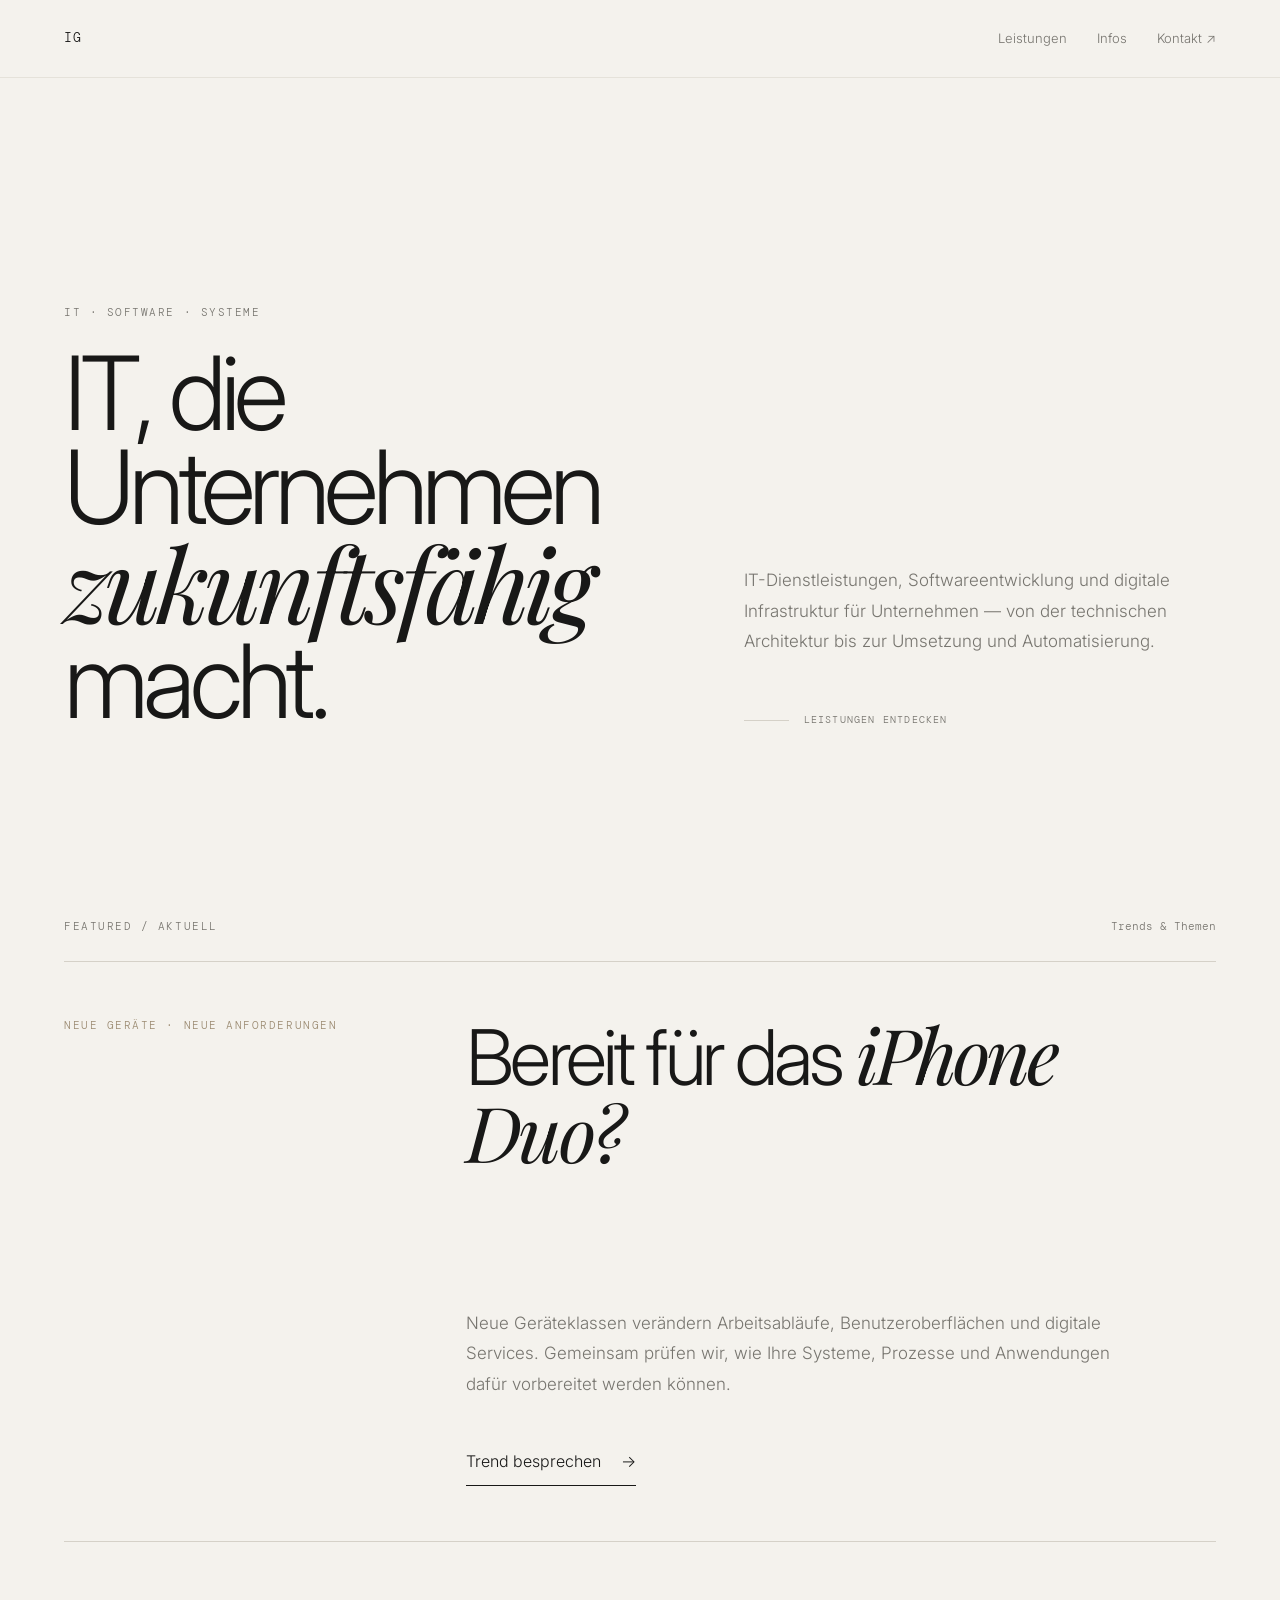
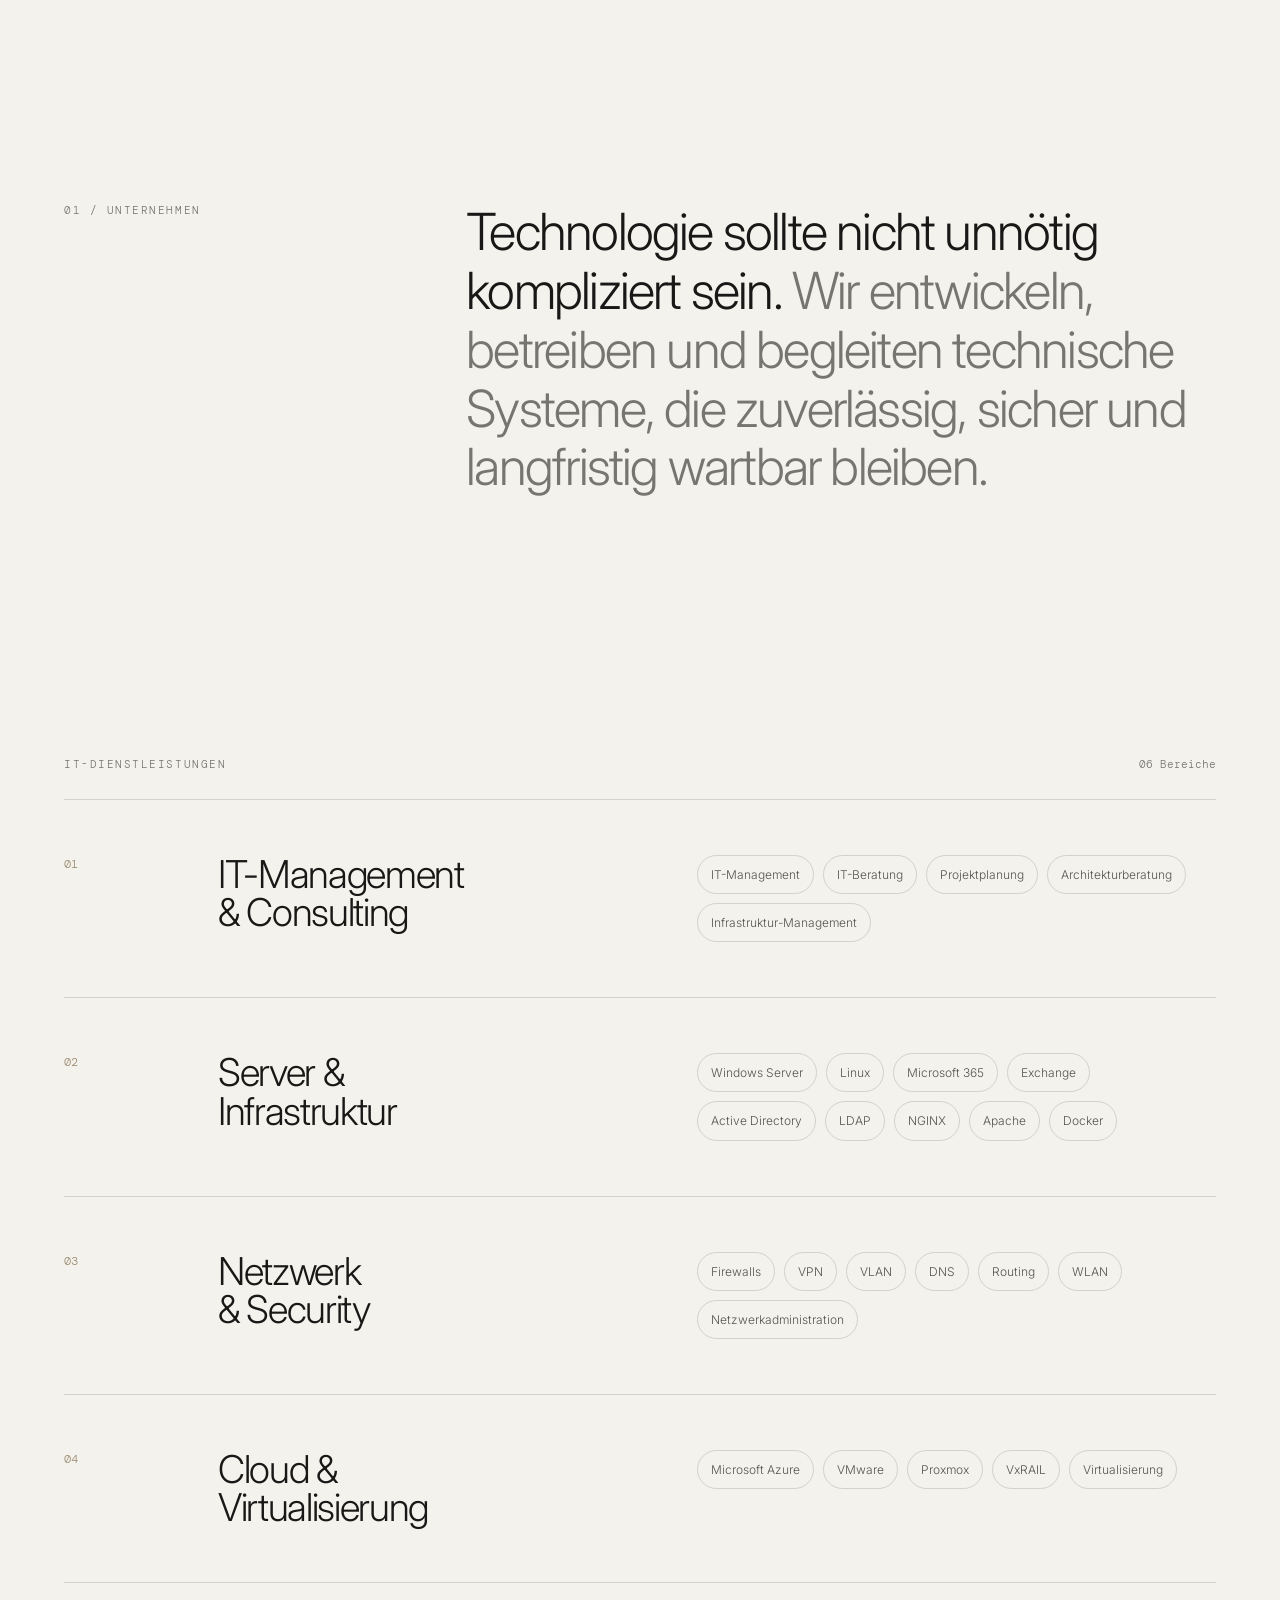
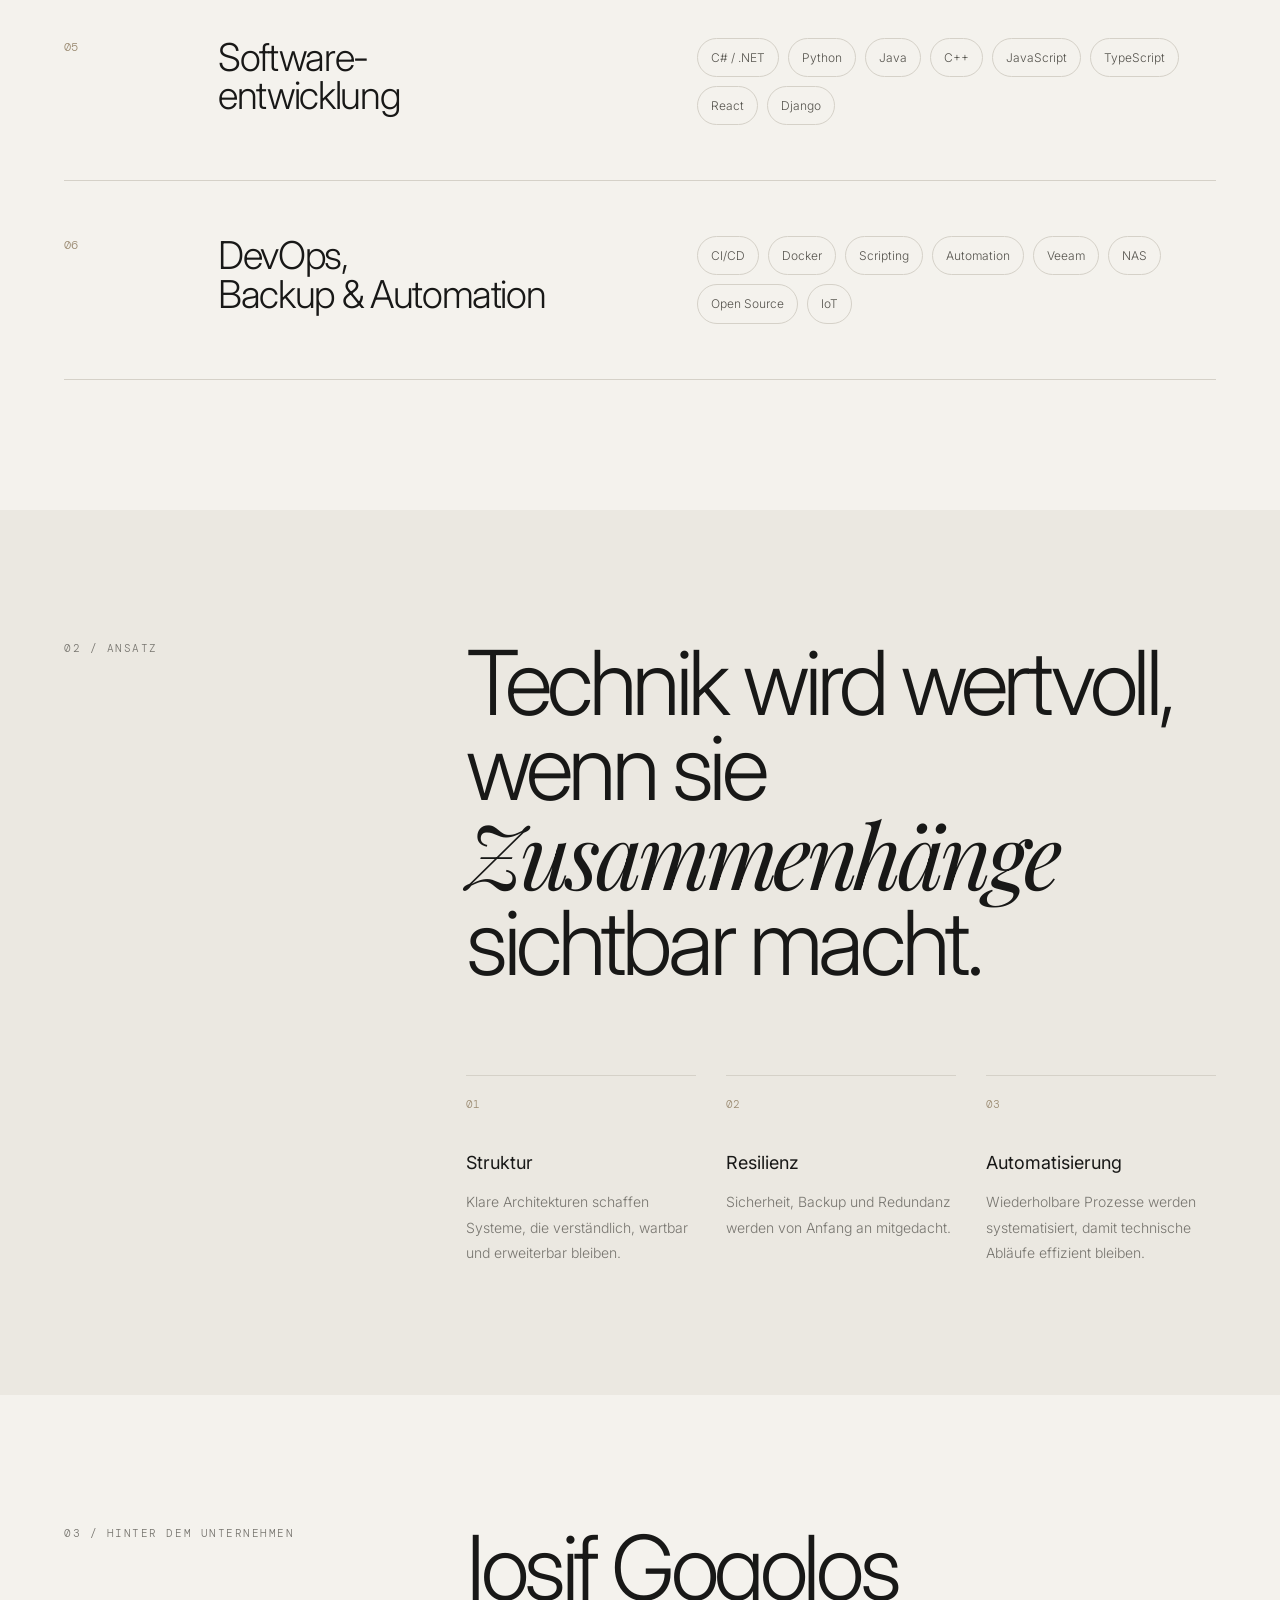
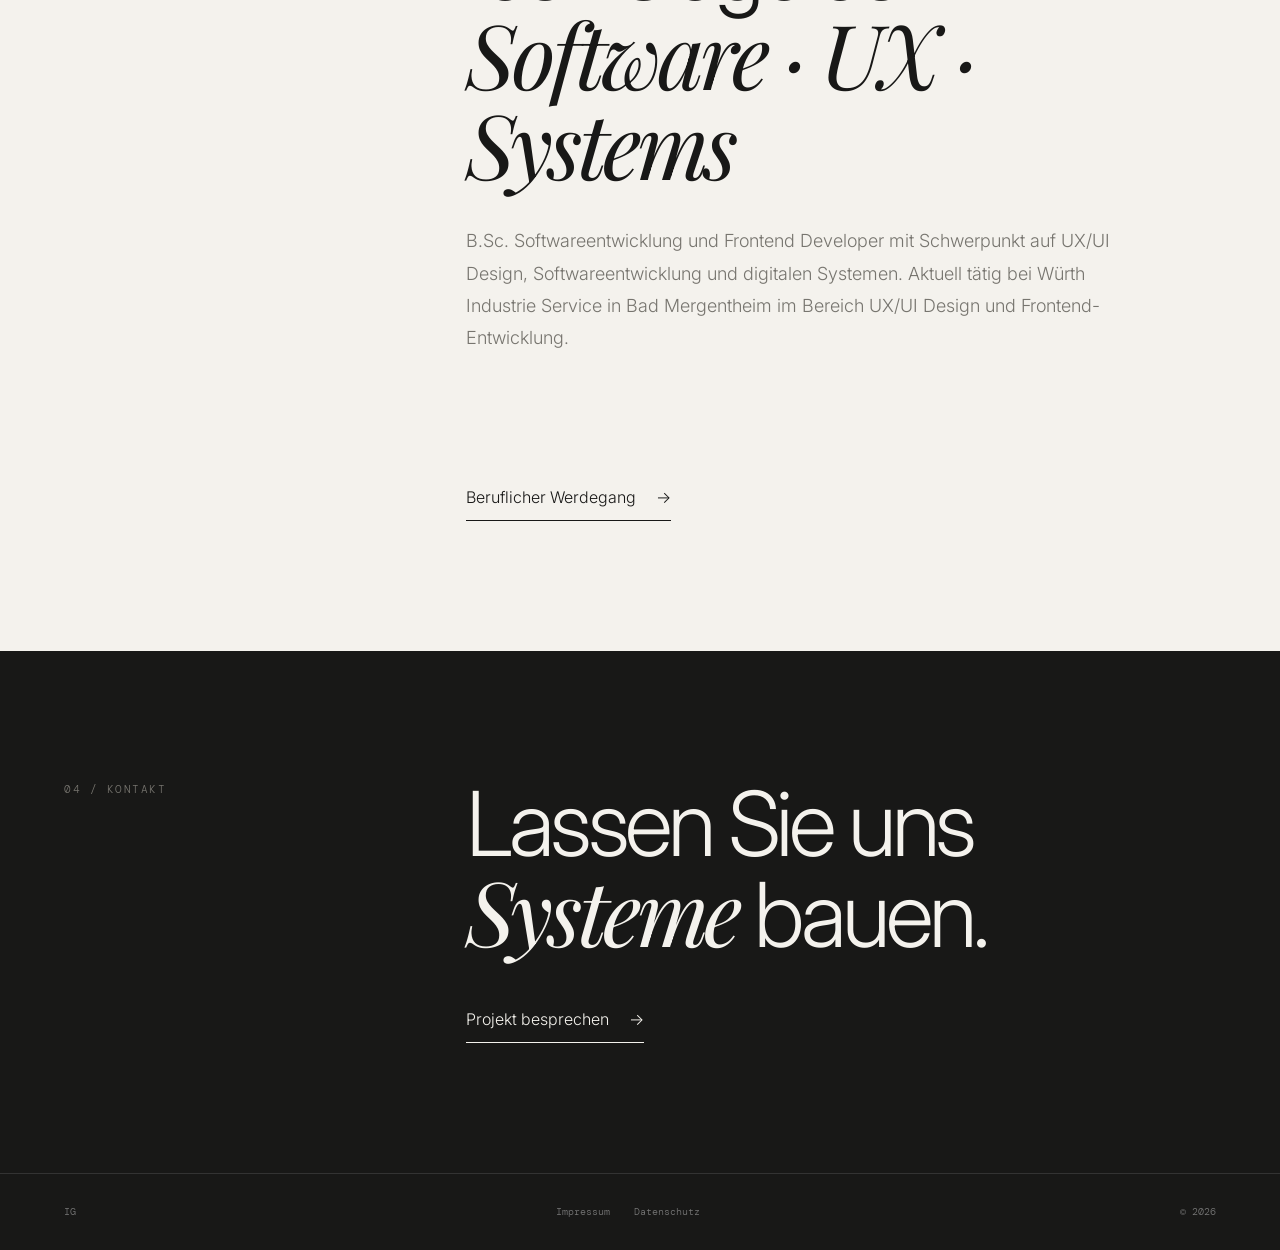
<file: index.html>
<!DOCTYPE html>
<html lang="de">

<head>

    <meta charset="UTF-8">

    <meta
        name="viewport"
        content="width=device-width, initial-scale=1.0"
    >

    <title>IT-Dienstleistungen für Unternehmen | IG</title>

    <meta
        name="description"
        content="IT-Beratung, IT-Infrastruktur, Softwareentwicklung, Cloud, DevOps und Automatisierung für Unternehmen."
    >

    <meta name="author" content="Iosif Gogolos">
    <meta name="robots" content="index, follow">

    <link
        rel="canonical"
        href="https://iosif-gogolos.github.io/home/"
    >

    <meta property="og:type" content="website">
    <meta property="og:locale" content="de_DE">
    <meta property="og:site_name" content="IG">
    <meta property="og:title" content="IT-Dienstleistungen für Unternehmen | IG">
    <meta
        property="og:description"
        content="IT-Beratung, IT-Infrastruktur, Softwareentwicklung, Cloud, DevOps und Automatisierung."
    >
    <meta
        property="og:url"
        content="https://iosif-gogolos.github.io/home/"
    >

    <meta name="twitter:card" content="summary">
    <meta name="twitter:title" content="IT-Dienstleistungen für Unternehmen | IG">
    <meta
        name="twitter:description"
        content="IT-Beratung, IT-Infrastruktur, Softwareentwicklung, Cloud, DevOps und Automatisierung."
    >

   <link
        rel="icon"
        type="image/png"
        href="/home/assets/images/favicon.png"
    >

    <link
        rel="apple-touch-icon"
        href="/home/assets/images/favicon.png"
    >

    <link rel="stylesheet" href="assets/css/style.css">

    <!-- Organization -->

    <script type="application/ld+json">
    {
        "@context": "https://schema.org",
        "@type": "ProfessionalService",
        "@id": "https://iosif-gogolos.github.io/home/#organization",
        "name": "IG",
        "url": "https://iosif-gogolos.github.io/home/",
        "email": "mailto:iosif.gogolos@gmail.com",
        "founder": {
            "@id": "https://iosif-gogolos.github.io/home/#iosif-gogolos"
        },
        "serviceType": [
            "IT-Beratung",
            "IT-Infrastruktur",
            "Softwareentwicklung",
            "Netzwerk und Security",
            "Cloud und Virtualisierung",
            "DevOps und Automatisierung"
        ],
        "areaServed": {
            "@type": "Country",
            "name": "Deutschland"
        }
    }
    </script>

    <!-- Person -->

    <script type="application/ld+json">
    {
        "@context": "https://schema.org",
        "@type": "Person",
        "@id": "https://iosif-gogolos.github.io/home/#iosif-gogolos",
        "name": "Iosif Gogolos",
        "url": "https://iosif-gogolos.github.io/home/ueber-mich/",
        "jobTitle": "Softwareentwickler, Frontend Developer und UX/UI Designer",
        "worksFor": {
            "@id": "https://iosif-gogolos.github.io/home/#organization"
        }
    }
    </script>

    <!-- Website -->

    <script type="application/ld+json">
    {
        "@context": "https://schema.org",
        "@type": "WebSite",
        "@id": "https://iosif-gogolos.github.io/home/#website",
        "url": "https://iosif-gogolos.github.io/home/",
        "name": "IG – Iosif Gogolos",
        "publisher": {
            "@id": "https://iosif-gogolos.github.io/home/#organization"
        }
    }
    </script>

</head>


<body>


<nav>

    <a
        href="/home"
        class="logo"
    >
        IG
    </a>

    <div class="nav-links">

        <a
            href="/home/leistungen/"
            class="nav-link"
        >
            Leistungen
        </a>

        <a
            href="/home/ueber-mich/"
            class="nav-link"
        >
            Infos
        </a>

        <a
            href="/home/kontakt/"
            class="nav-link"
        >
            Kontakt ↗
        </a>

    </div>

</nav>


<!-- HERO -->

<header class="hero">

    <div class="container">

        <div class="hero-grid">

            <div>

                <div class="eyebrow">
                    IT · Software · Systeme
                </div>

                <h1>
                    IT, die<br>
                    Unternehmen<br>
                    <em>zukunftsfähig</em> macht.
                </h1>

            </div>


            <div>

                <p class="hero-description">

                    IT-Dienstleistungen, Softwareentwicklung
                    und digitale Infrastruktur für Unternehmen —
                    von der technischen Architektur bis zur
                    Umsetzung und Automatisierung.

                </p>


                <div class="scroll-note">

                    <span class="scroll-line"></span>

                    Leistungen entdecken

                </div>

            </div>

        </div>

    </div>

</header>

<!-- FEATURED -->

<section
    class="section section-featured"
    id="featured"
    aria-labelledby="featured-title"
>

    <div class="container">

        <div class="section-header">

            <div class="eyebrow">
                Featured / Aktuell
            </div>

            <div class="section-number">
                Trends & Themen
            </div>

        </div>

        <article class="featured-card">

            <div class="featured-card-label">
                Neue Geräte · Neue Anforderungen
            </div>

            <div class="featured-card-content">

                <h2 id="featured-title">
                    Bereit für das
                    <em>iPhone Duo?</em>
                </h2>

                <section class="section section-banner" aria-labelledby="banner-title">
   
</section>

                <p>
                    Neue Geräteklassen verändern Arbeitsabläufe,
                    Benutzeroberflächen und digitale Services.
                    Gemeinsam prüfen wir, wie Ihre Systeme,
                    Prozesse und Anwendungen dafür vorbereitet
                    werden können.
                </p>

                <a
                    href="/home/kontakt/"
                    class="contact-link"
                    aria-label="Gespräch über neue Technologietrends starten"
                >
                    Trend besprechen
                    <span class="arrow">→</span>
                </a>

            </div>

        </article>

    </div>

</section>


<!-- COMPANY INTRO -->

<section class="section">

    <div class="container">

        <div class="intro-grid">

            <div class="eyebrow">
                01 / Unternehmen
            </div>

            <div class="intro-text">

                Technologie sollte nicht unnötig
                kompliziert sein.

                <span>
                    Wir entwickeln, betreiben und begleiten
                    technische Systeme, die zuverlässig,
                    sicher und langfristig wartbar bleiben.
                </span>

            </div>

        </div>

    </div>

</section>


<!-- SERVICES -->

<section class="section">

    <div class="container">

        <div class="section-header">

            <div class="eyebrow">
                IT-Dienstleistungen
            </div>

            <div class="section-number">
                06 Bereiche
            </div>

        </div>


        <article class="service">

            <div class="service-number">01</div>

            <h2>
                IT-Management<br>
                & Consulting
            </h2>

            <div class="service-content">

                <span class="tag">IT-Management</span>
                <span class="tag">IT-Beratung</span>
                <span class="tag">Projektplanung</span>
                <span class="tag">Architekturberatung</span>
                <span class="tag">Infrastruktur-Management</span>

            </div>

        </article>


        <article class="service">

            <div class="service-number">02</div>

            <h2>
                Server &<br>
                Infrastruktur
            </h2>

            <div class="service-content">

                <span class="tag">Windows Server</span>
                <span class="tag">Linux</span>
                <span class="tag">Microsoft 365</span>
                <span class="tag">Exchange</span>
                <span class="tag">Active Directory</span>
                <span class="tag">LDAP</span>
                <span class="tag">NGINX</span>
                <span class="tag">Apache</span>
                <span class="tag">Docker</span>

            </div>

        </article>


        <article class="service">

            <div class="service-number">03</div>

            <h2>
                Netzwerk<br>
                & Security
            </h2>

            <div class="service-content">

                <span class="tag">Firewalls</span>
                <span class="tag">VPN</span>
                <span class="tag">VLAN</span>
                <span class="tag">DNS</span>
                <span class="tag">Routing</span>
                <span class="tag">WLAN</span>
                <span class="tag">Netzwerkadministration</span>

            </div>

        </article>


        <article class="service">

            <div class="service-number">04</div>

            <h2>
                Cloud &<br>
                Virtualisierung
            </h2>

            <div class="service-content">

                <span class="tag">Microsoft Azure</span>
                <span class="tag">VMware</span>
                <span class="tag">Proxmox</span>
                <span class="tag">VxRAIL</span>
                <span class="tag">Virtualisierung</span>

            </div>

        </article>


        <article class="service">

            <div class="service-number">05</div>

            <h2>
                Software-<br>
                entwicklung
            </h2>

            <div class="service-content">

                <span class="tag">C# / .NET</span>
                <span class="tag">Python</span>
                <span class="tag">Java</span>
                <span class="tag">C++</span>
                <span class="tag">JavaScript</span>
                <span class="tag">TypeScript</span>
                <span class="tag">React</span>
                <span class="tag">Django</span>

            </div>

        </article>


        <article class="service">

            <div class="service-number">06</div>

            <h2>
                DevOps,<br>
                Backup & Automation
            </h2>

            <div class="service-content">

                <span class="tag">CI/CD</span>
                <span class="tag">Docker</span>
                <span class="tag">Scripting</span>
                <span class="tag">Automation</span>
                <span class="tag">Veeam</span>
                <span class="tag">NAS</span>
                <span class="tag">Open Source</span>
                <span class="tag">IoT</span>

            </div>

        </article>

    </div>

</section>


<!-- APPROACH -->

<section class="section section-surface">

    <div class="container">

        <div class="intro-grid">

            <div class="eyebrow">
                02 / Ansatz
            </div>

            <div>

                <h2 class="large-heading">

                    Technik wird wertvoll,
                    wenn sie <em>Zusammenhänge</em>
                    sichtbar macht.

                </h2>


                <div class="principles">

                    <div class="principle">

                        <div class="principle-number">
                            01
                        </div>

                        <h3>
                            Struktur
                        </h3>

                        <p>
                            Klare Architekturen schaffen
                            Systeme, die verständlich,
                            wartbar und erweiterbar bleiben.
                        </p>

                    </div>


                    <div class="principle">

                        <div class="principle-number">
                            02
                        </div>

                        <h3>
                            Resilienz
                        </h3>

                        <p>
                            Sicherheit, Backup und
                            Redundanz werden von Anfang
                            an mitgedacht.
                        </p>

                    </div>


                    <div class="principle">

                        <div class="principle-number">
                            03
                        </div>

                        <h3>
                            Automatisierung
                        </h3>

                        <p>
                            Wiederholbare Prozesse werden
                            systematisiert, damit technische
                            Abläufe effizient bleiben.
                        </p>

                    </div>

                </div>

            </div>

        </div>

    </div>

</section>


<!-- ABOUT IOSIF -->

<section class="section">

    <div class="container">

        <div class="intro-grid">

            <div class="eyebrow">
                03 / Hinter dem Unternehmen
            </div>

            <div>

                <h2 class="large-heading">

                    Iosif Gogolos
                    <br>
                    <em>Software · UX · Systems</em>

                </h2>

                <p class="technology-intro">

                    B.Sc. Softwareentwicklung und Frontend
                    Developer mit Schwerpunkt auf UX/UI Design,
                    Softwareentwicklung und digitalen Systemen.

                    Aktuell tätig bei Würth Industrie Service
                    in Bad Mergentheim im Bereich UX/UI Design
                    und Frontend-Entwicklung.

                </p>

                <a
                    href="/home/ueber-mich/"
                    class="contact-link"
                >
                    Beruflicher Werdegang
                    <span class="arrow">→</span>
                </a>

            </div>

        </div>

    </div>

</section>


<!-- CONTACT -->

<section class="section section-dark">

    <div class="container">

        <div class="cta-grid">

            <div class="eyebrow">
                04 / Kontakt
            </div>

            <div>

                <h2 class="large-heading">

                    Lassen Sie uns
                    <em>Systeme</em>
                    bauen.

                </h2>

                <a
                    href="/home/kontakt/"
                    class="contact-link"
                >
                    Projekt besprechen
                    <span class="arrow">→</span>
                </a>

            </div>

        </div>

    </div>

</section>


<footer>
    <span>IG</span>

    <nav class="footer-links" aria-label="Rechtliche Informationen">
        <a href="/home/impressum/">Impressum</a>
        <a href="/home/datenschutz/">Datenschutz</a>
    </nav>

    <span>© 2026</span>
</footer>

</body>
</html>
</file>
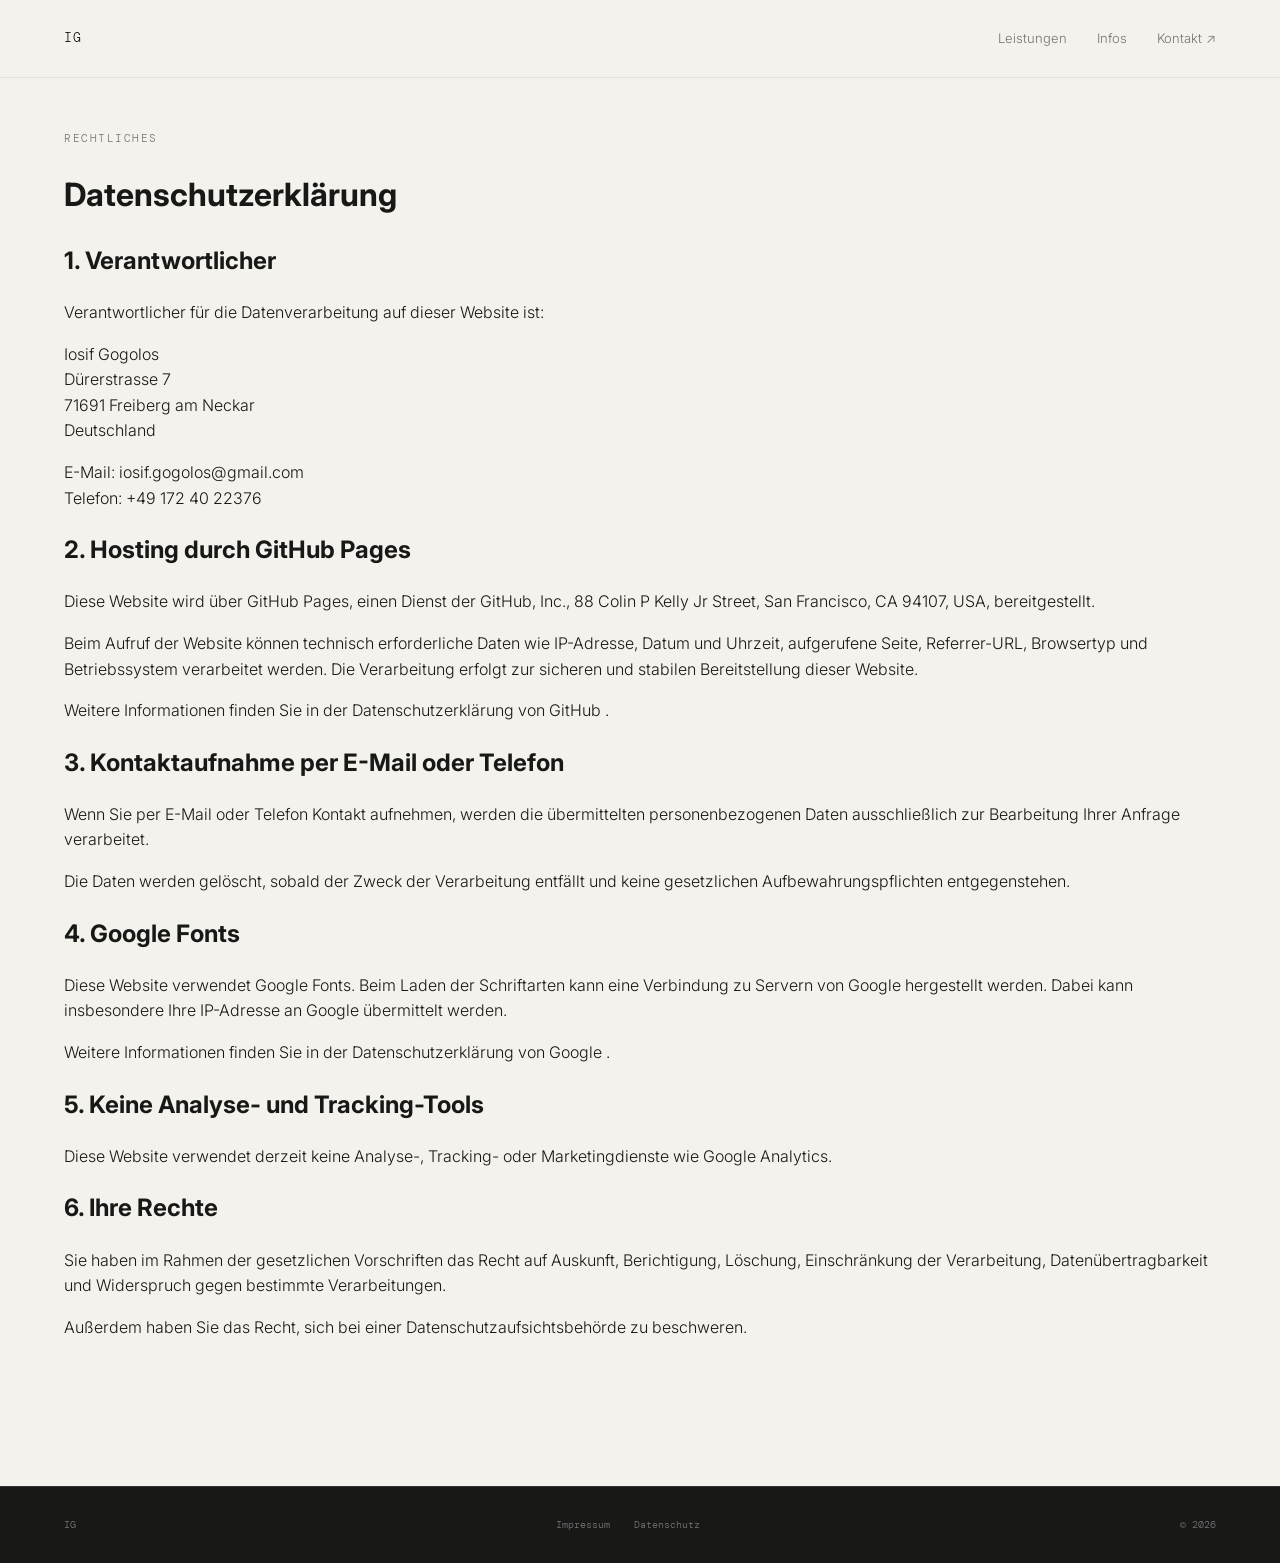
<file: datenschutz/index.html>
<!DOCTYPE html>
<html lang="de">

<head>
    <meta charset="UTF-8">

    <meta
        name="viewport"
        content="width=device-width, initial-scale=1.0"
    >

    <title>Datenschutzerklärung | IG – Iosif Gogolos</title>

    <meta
        name="description"
        content="Datenschutzerklärung von IG und Informationen zur Verarbeitung personenbezogener Daten auf der Website von Iosif Gogolos."
    >

    <meta name="author" content="Iosif Gogolos">
    <meta name="robots" content="index, follow">

    <link
        rel="canonical"
        href="https://iosif-gogolos.github.io/home/datenschutz/"
    >

    <link
        rel="icon"
        type="image/png"
        href="/home/assets/images/favicon.png"
    >

    <link
        rel="apple-touch-icon"
        href="/home/assets/images/favicon.png"
    >

    <link rel="stylesheet" href="../assets/css/style.css">

    <script type="application/ld+json">
    {
        "@context": "https://schema.org",
        "@type": "BreadcrumbList",
        "itemListElement": [
            {
                "@type": "ListItem",
                "position": 1,
                "name": "Startseite",
                "item": "https://iosif-gogolos.github.io/home/"
            },
            {
                "@type": "ListItem",
                "position": 2,
                "name": "Datenschutzerklärung",
                "item": "https://iosif-gogolos.github.io/home/datenschutz/"
            }
        ]
    }
    </script>
</head>

<body>

    <nav>
        <a href="/home/" class="logo" aria-label="IG – Startseite">IG</a>

        <div class="nav-links">
            <a href="/home/leistungen/" class="nav-link">Leistungen</a>
            <a href="/home/ueber-mich/" class="nav-link">Infos</a>
            <a href="/home/kontakt/" class="nav-link">Kontakt ↗</a>
        </div>
    </nav>

    <main class="section">
        <div class="container">

            <div class="eyebrow">Rechtliches</div>

            <h1>Datenschutzerklärung</h1>

            <h2>1. Verantwortlicher</h2>

            <p>
                Verantwortlicher für die Datenverarbeitung auf dieser Website ist:
            </p>

            <p>
                Iosif Gogolos<br>
                Dürerstrasse 7<br>
                71691 Freiberg am Neckar<br>
                Deutschland
            </p>

            <p>
                E-Mail:
                <a href="mailto:iosif.gogolos@gmail.com">
                    iosif.gogolos@gmail.com
                </a><br>

                Telefon:
                <a href="tel:+491724022376">
                    +49 172 40 22376
                </a>
            </p>

            <h2>2. Hosting durch GitHub Pages</h2>

            <p>
                Diese Website wird über GitHub Pages, einen Dienst der GitHub,
                Inc., 88 Colin P Kelly Jr Street, San Francisco, CA 94107,
                USA, bereitgestellt.
            </p>

            <p>
                Beim Aufruf der Website können technisch erforderliche Daten
                wie IP-Adresse, Datum und Uhrzeit, aufgerufene Seite,
                Referrer-URL, Browsertyp und Betriebssystem verarbeitet werden.
                Die Verarbeitung erfolgt zur sicheren und stabilen Bereitstellung
                dieser Website.
            </p>

            <p>
                Weitere Informationen finden Sie in der
                <a
                    href="https://docs.github.com/en/site-policy/privacy-policies/github-privacy-statement"
                    target="_blank"
                    rel="noopener noreferrer"
                >
                    Datenschutzerklärung von GitHub
                </a>.
            </p>

            <h2>3. Kontaktaufnahme per E-Mail oder Telefon</h2>

            <p>
                Wenn Sie per E-Mail oder Telefon Kontakt aufnehmen, werden die
                übermittelten personenbezogenen Daten ausschließlich zur
                Bearbeitung Ihrer Anfrage verarbeitet.
            </p>

            <p>
                Die Daten werden gelöscht, sobald der Zweck der Verarbeitung
                entfällt und keine gesetzlichen Aufbewahrungspflichten
                entgegenstehen.
            </p>

            <h2>4. Google Fonts</h2>

            <p>
                Diese Website verwendet Google Fonts. Beim Laden der Schriftarten
                kann eine Verbindung zu Servern von Google hergestellt werden.
                Dabei kann insbesondere Ihre IP-Adresse an Google übermittelt
                werden.
            </p>

            <p>
                Weitere Informationen finden Sie in der
                <a
                    href="https://policies.google.com/privacy"
                    target="_blank"
                    rel="noopener noreferrer"
                >
                    Datenschutzerklärung von Google
                </a>.
            </p>

            <h2>5. Keine Analyse- und Tracking-Tools</h2>

            <p>
                Diese Website verwendet derzeit keine Analyse-, Tracking- oder
                Marketingdienste wie Google Analytics.
            </p>

            <h2>6. Ihre Rechte</h2>

            <p>
                Sie haben im Rahmen der gesetzlichen Vorschriften das Recht auf
                Auskunft, Berichtigung, Löschung, Einschränkung der Verarbeitung,
                Datenübertragbarkeit und Widerspruch gegen bestimmte
                Verarbeitungen.
            </p>

            <p>
                Außerdem haben Sie das Recht, sich bei einer
                Datenschutzaufsichtsbehörde zu beschweren.
            </p>

        </div>
    </main>

    <footer>
        <span>IG</span>

        <nav class="footer-links" aria-label="Rechtliche Informationen">
            <a href="/home/impressum/">Impressum</a>
            <a href="/home/datenschutz/">Datenschutz</a>
        </nav>

        <span>© 2026</span>
    </footer>

</body>
</html>
</file>
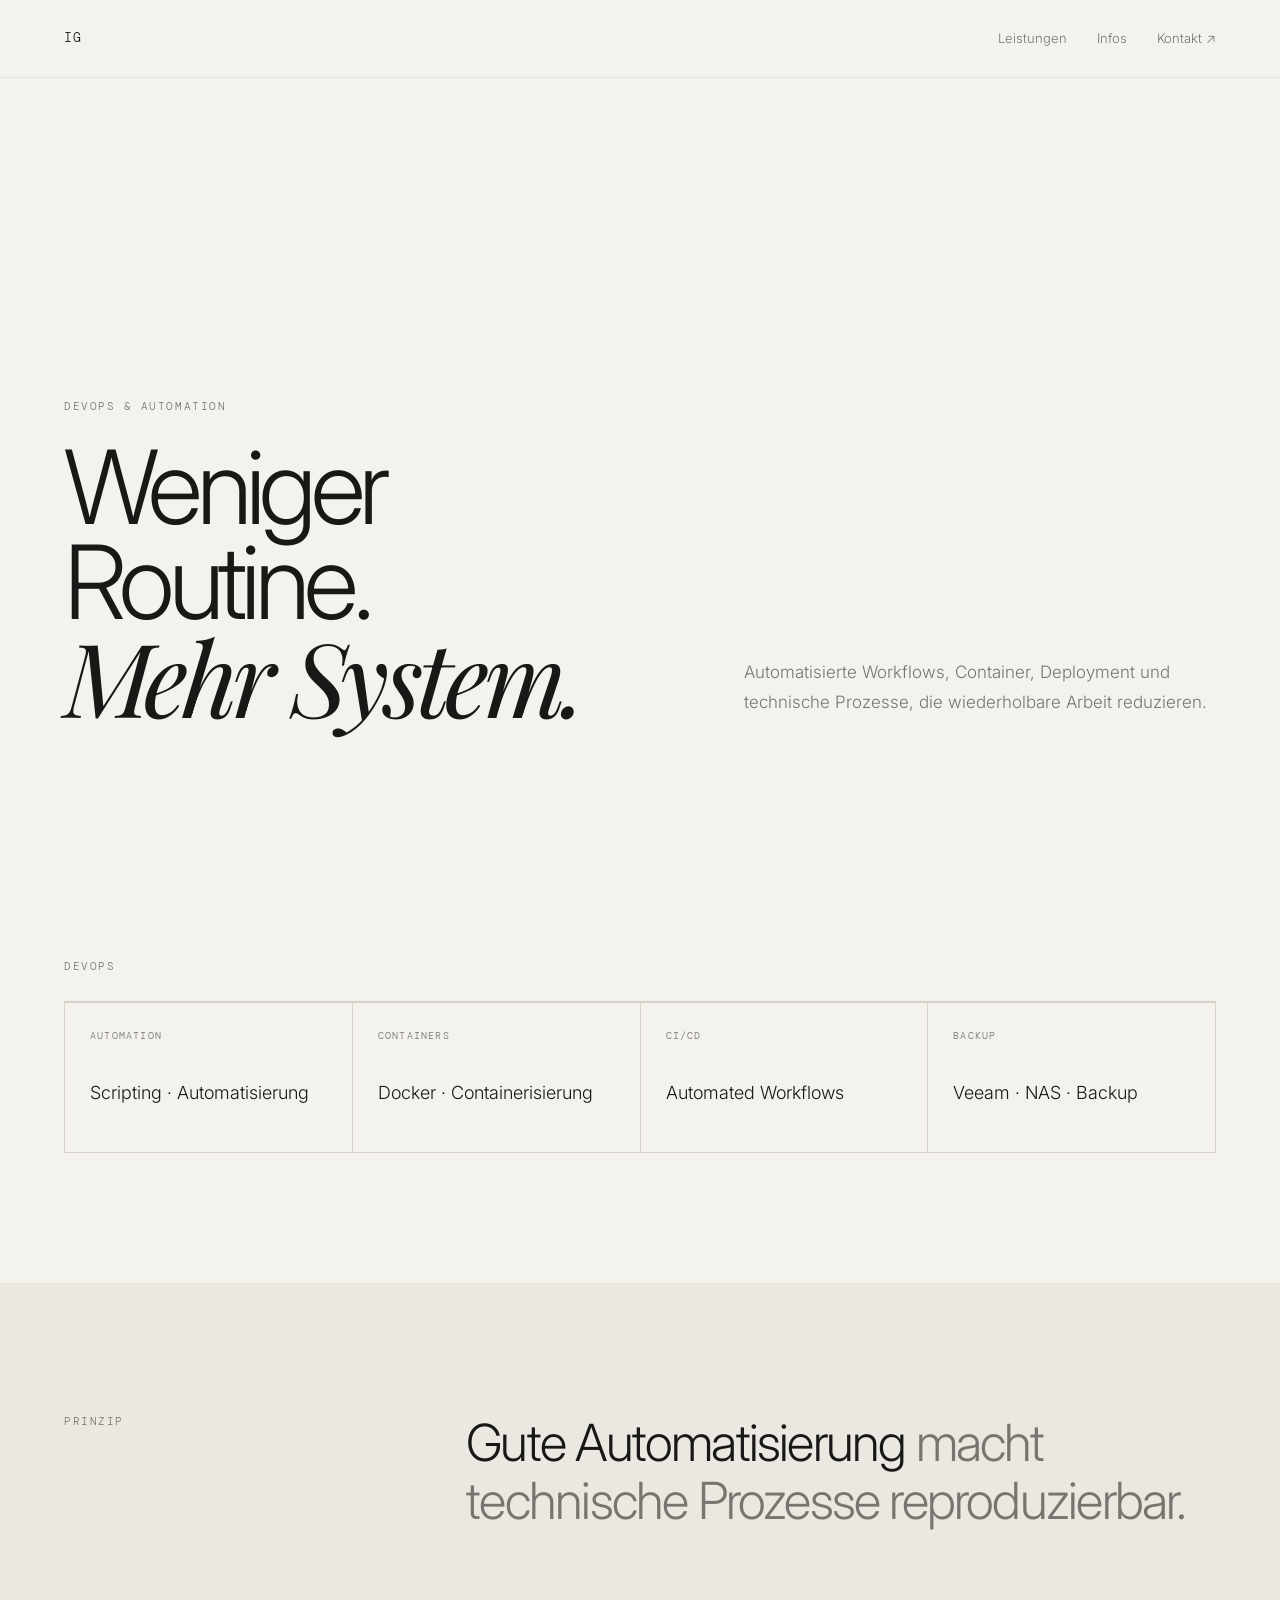
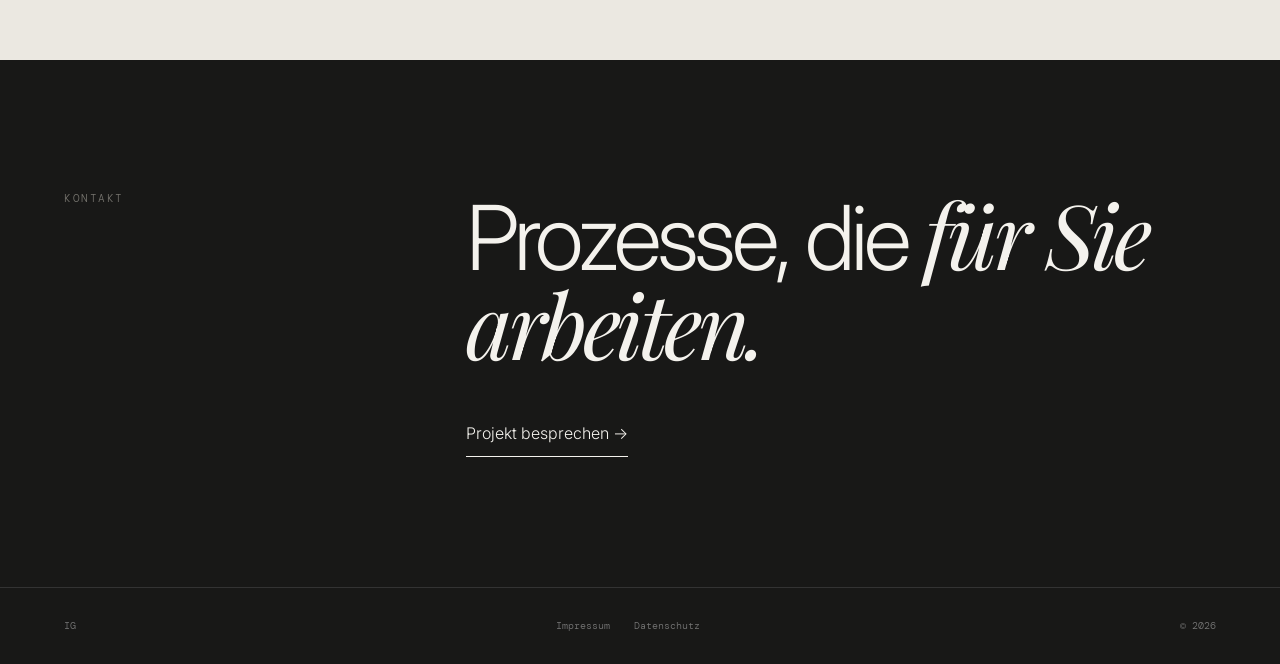
<file: devops/index.html>
<!DOCTYPE html>
<html lang="de">

<head>

    <meta charset="UTF-8">

    <meta name="viewport" content="width=device-width, initial-scale=1.0">

    <title>
        DevOps & Automatisierung | IG
    </title>

    <meta
        name="description"
        content="DevOps, CI/CD, Docker, Scripting, Automatisierung, Backup und moderne Infrastruktur-Workflows für Unternehmen."
    >

    <link
        rel="canonical"
        href="https://iosif-gogolos.github.io/home/devops/"
    >

    <link
        rel="icon"
        type="image/png"
        href="/home/assets/images/favicon.png"
    >

    <link
        rel="apple-touch-icon"
        href="/home/assets/images/favicon.png"
    >
    <link rel="stylesheet" href="../assets/css/style.css">
</head>


<body>

<nav>

    <a href="/home/" class="logo">
        IG
    </a>

    <div class="nav-links">

        <a href="/home/leistungen/" class="nav-link">
            Leistungen
        </a>

        <a href="/home/ueber-mich/" class="nav-link">
            Infos
        </a>

        <a href="/home/kontakt/" class="nav-link">
            Kontakt ↗
        </a>

    </div>

</nav>


<header class="hero">

    <div class="container">

        <div class="hero-grid">

            <div>

                <div class="eyebrow">
                    DevOps & Automation
                </div>

                <h1>
                    Weniger
                    <br>
                    Routine.
                    <br>
                    <em>Mehr System.</em>
                </h1>

            </div>

            <div>

                <p class="hero-description">
                    Automatisierte Workflows, Container,
                    Deployment und technische Prozesse,
                    die wiederholbare Arbeit reduzieren.
                </p>

            </div>

        </div>

    </div>

</header>


<section class="section">

    <div class="container">

        <div class="section-header">

            <div class="eyebrow">
                DevOps
            </div>

        </div>


        <div class="tech-grid">

            <div class="tech-item">

                <div class="tech-category">
                    Automation
                </div>

                <div class="tech-name">
                    Scripting · Automatisierung
                </div>

            </div>


            <div class="tech-item">

                <div class="tech-category">
                    Containers
                </div>

                <div class="tech-name">
                    Docker · Containerisierung
                </div>

            </div>


            <div class="tech-item">

                <div class="tech-category">
                    CI/CD
                </div>

                <div class="tech-name">
                    Automated Workflows
                </div>

            </div>


            <div class="tech-item">

                <div class="tech-category">
                    Backup
                </div>

                <div class="tech-name">
                    Veeam · NAS · Backup
                </div>

            </div>

        </div>

    </div>

</section>


<section class="section section-surface">

    <div class="container">

        <div class="intro-grid">

            <div class="eyebrow">
                Prinzip
            </div>

            <div class="intro-text">

                Gute Automatisierung
                <span>
                    macht technische Prozesse
                    reproduzierbar.
                </span>

            </div>

        </div>

    </div>

</section>


<section class="section section-dark">

    <div class="container">

        <div class="cta-grid">

            <div class="eyebrow">
                Kontakt
            </div>

            <div>

                <h2 class="large-heading">
                    Prozesse, die
                    <em>für Sie arbeiten.</em>
                </h2>

                <a href="/home/kontakt/" class="contact-link">
                    Projekt besprechen →
                </a>

            </div>

        </div>

    </div>

</section>

<footer>
    <span>IG</span>

    <nav class="footer-links" aria-label="Rechtliche Informationen">
        <a href="/home/impressum/">Impressum</a>
        <a href="/home/datenschutz/">Datenschutz</a>
    </nav>

    <span>© 2026</span>
</footer>

</body>
</html>
</file>
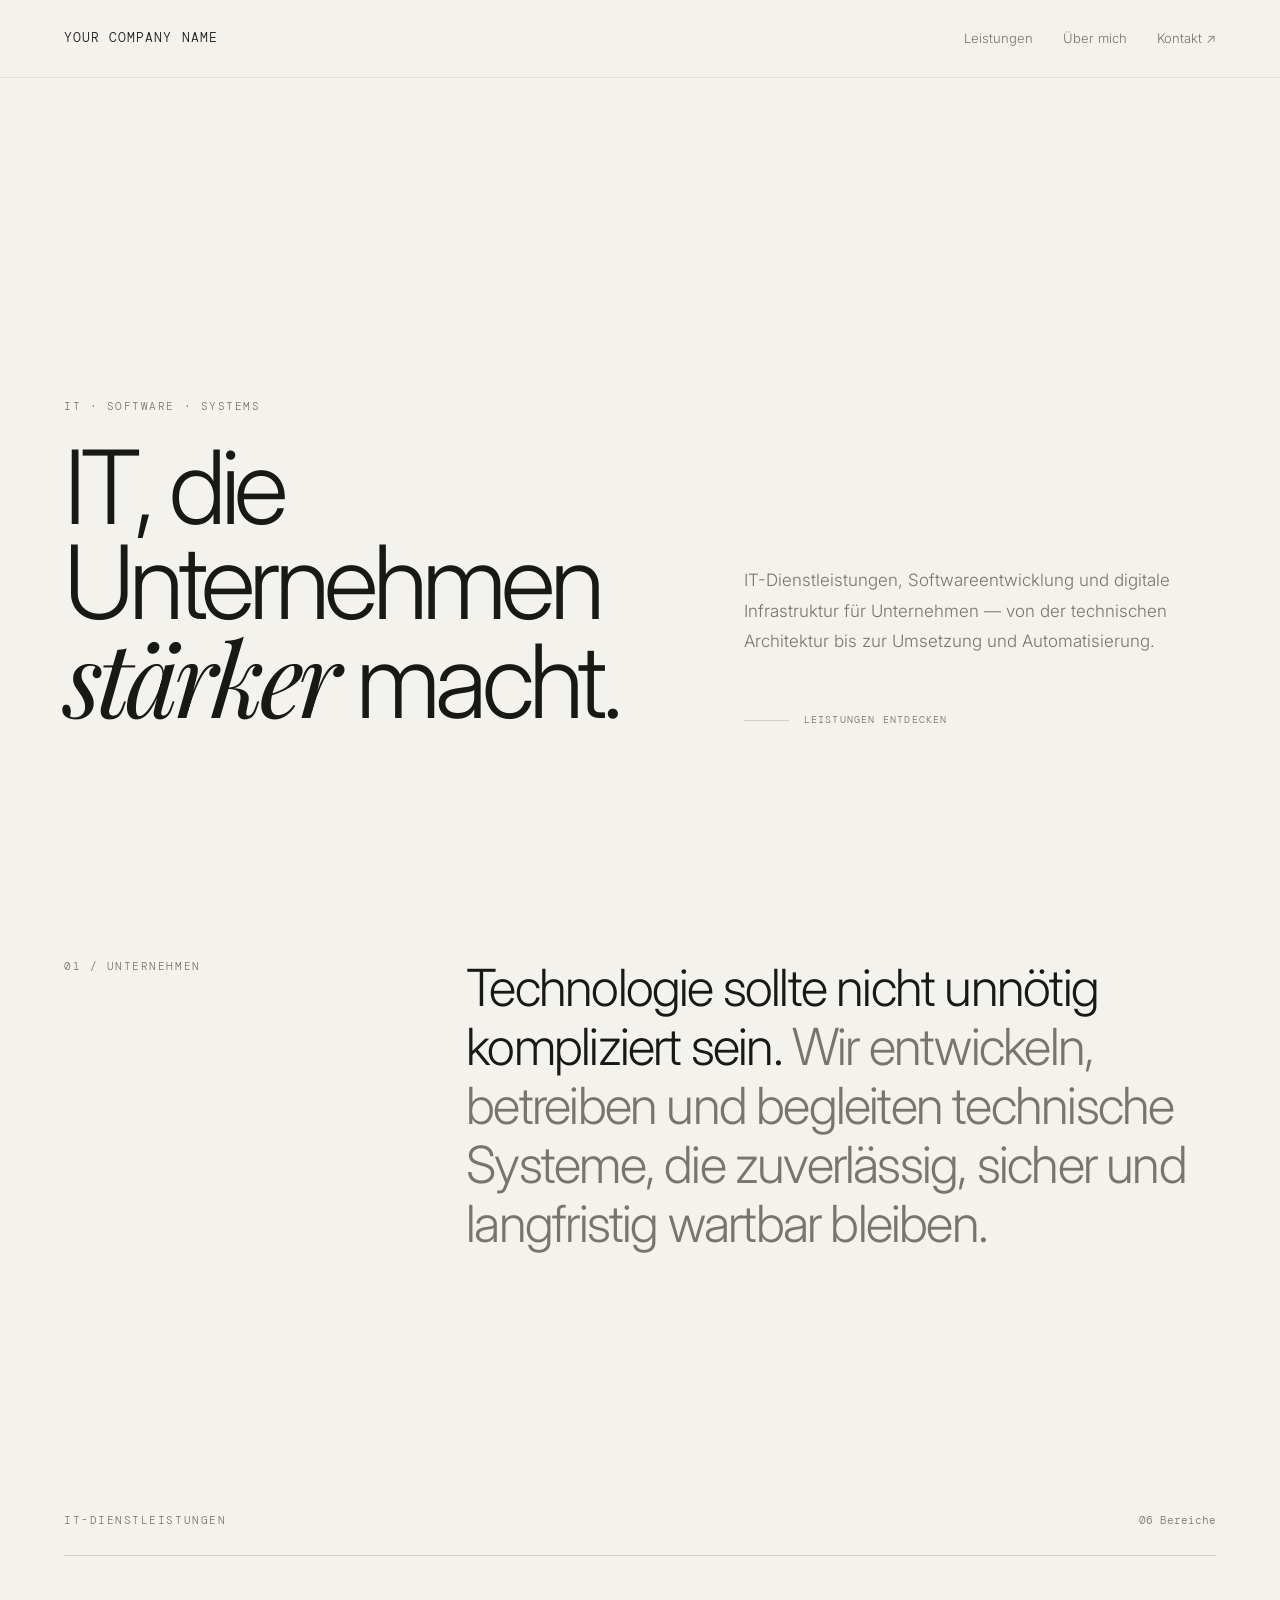
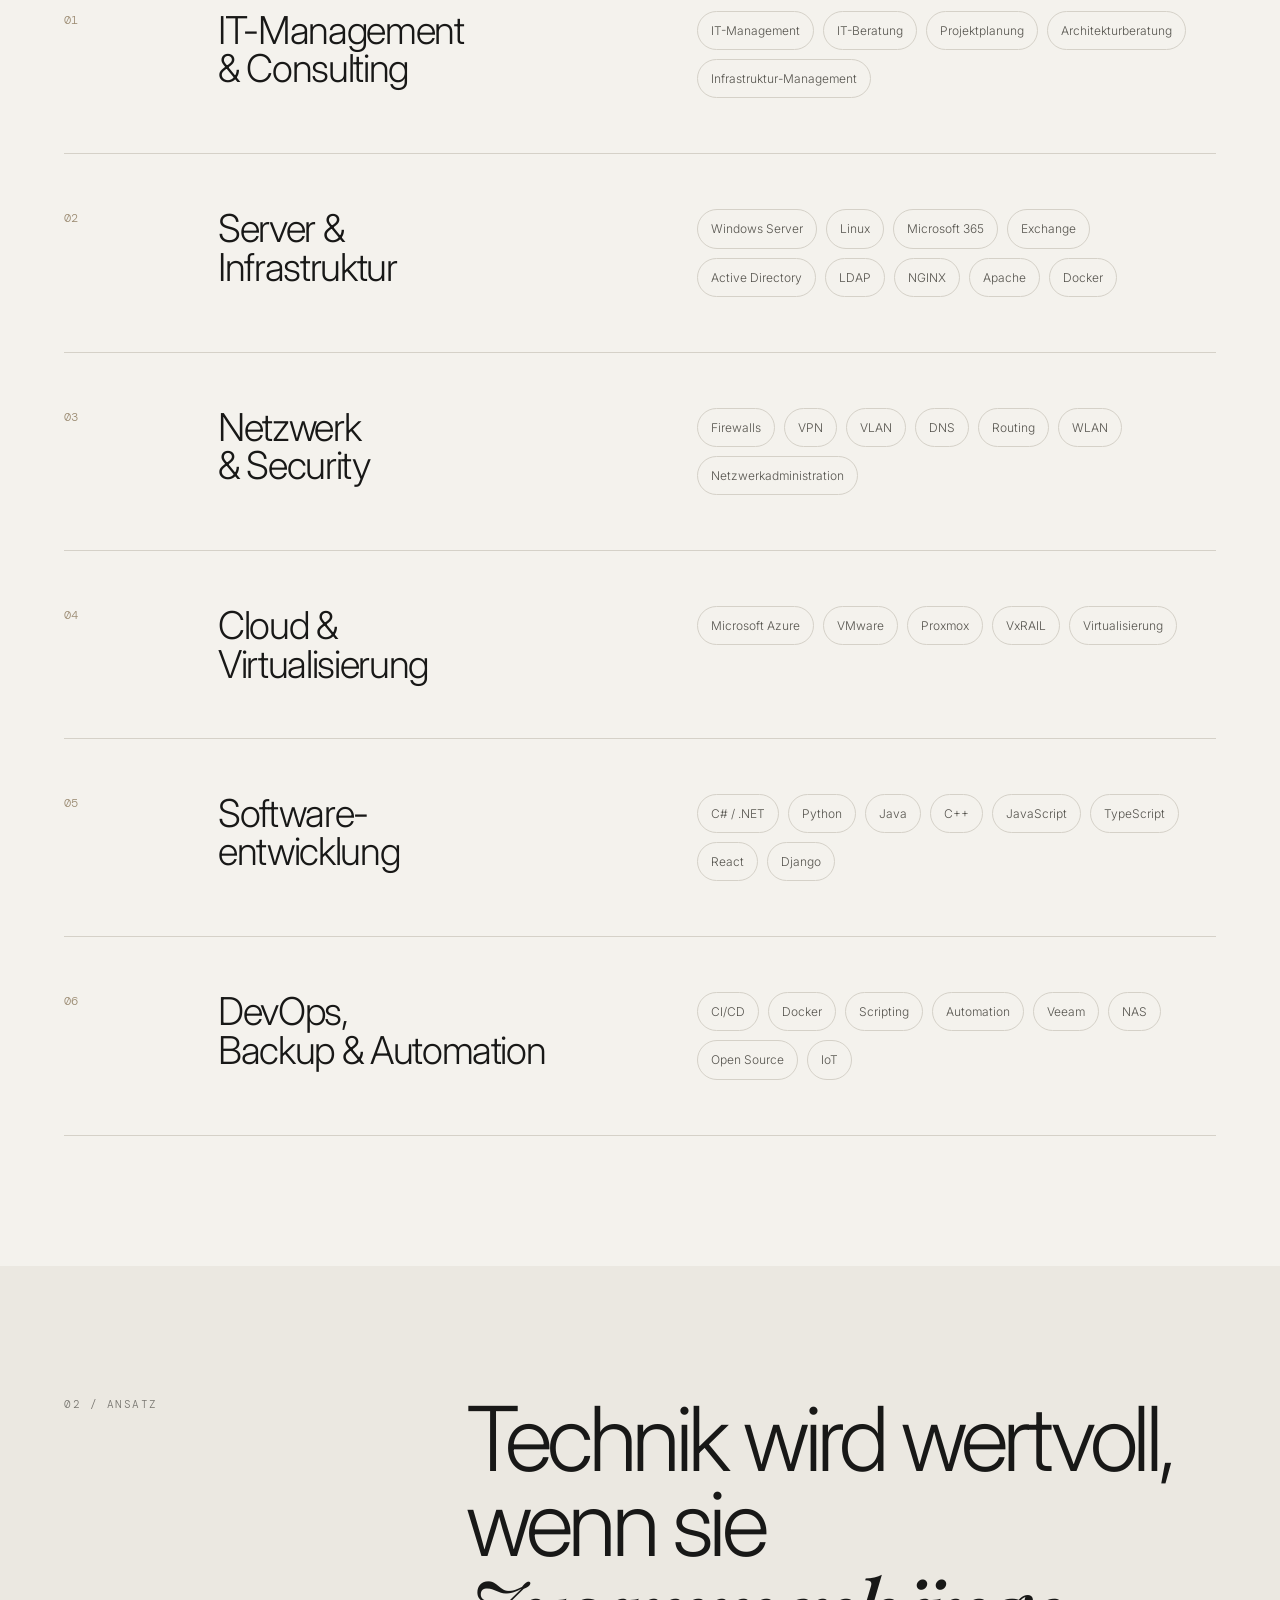
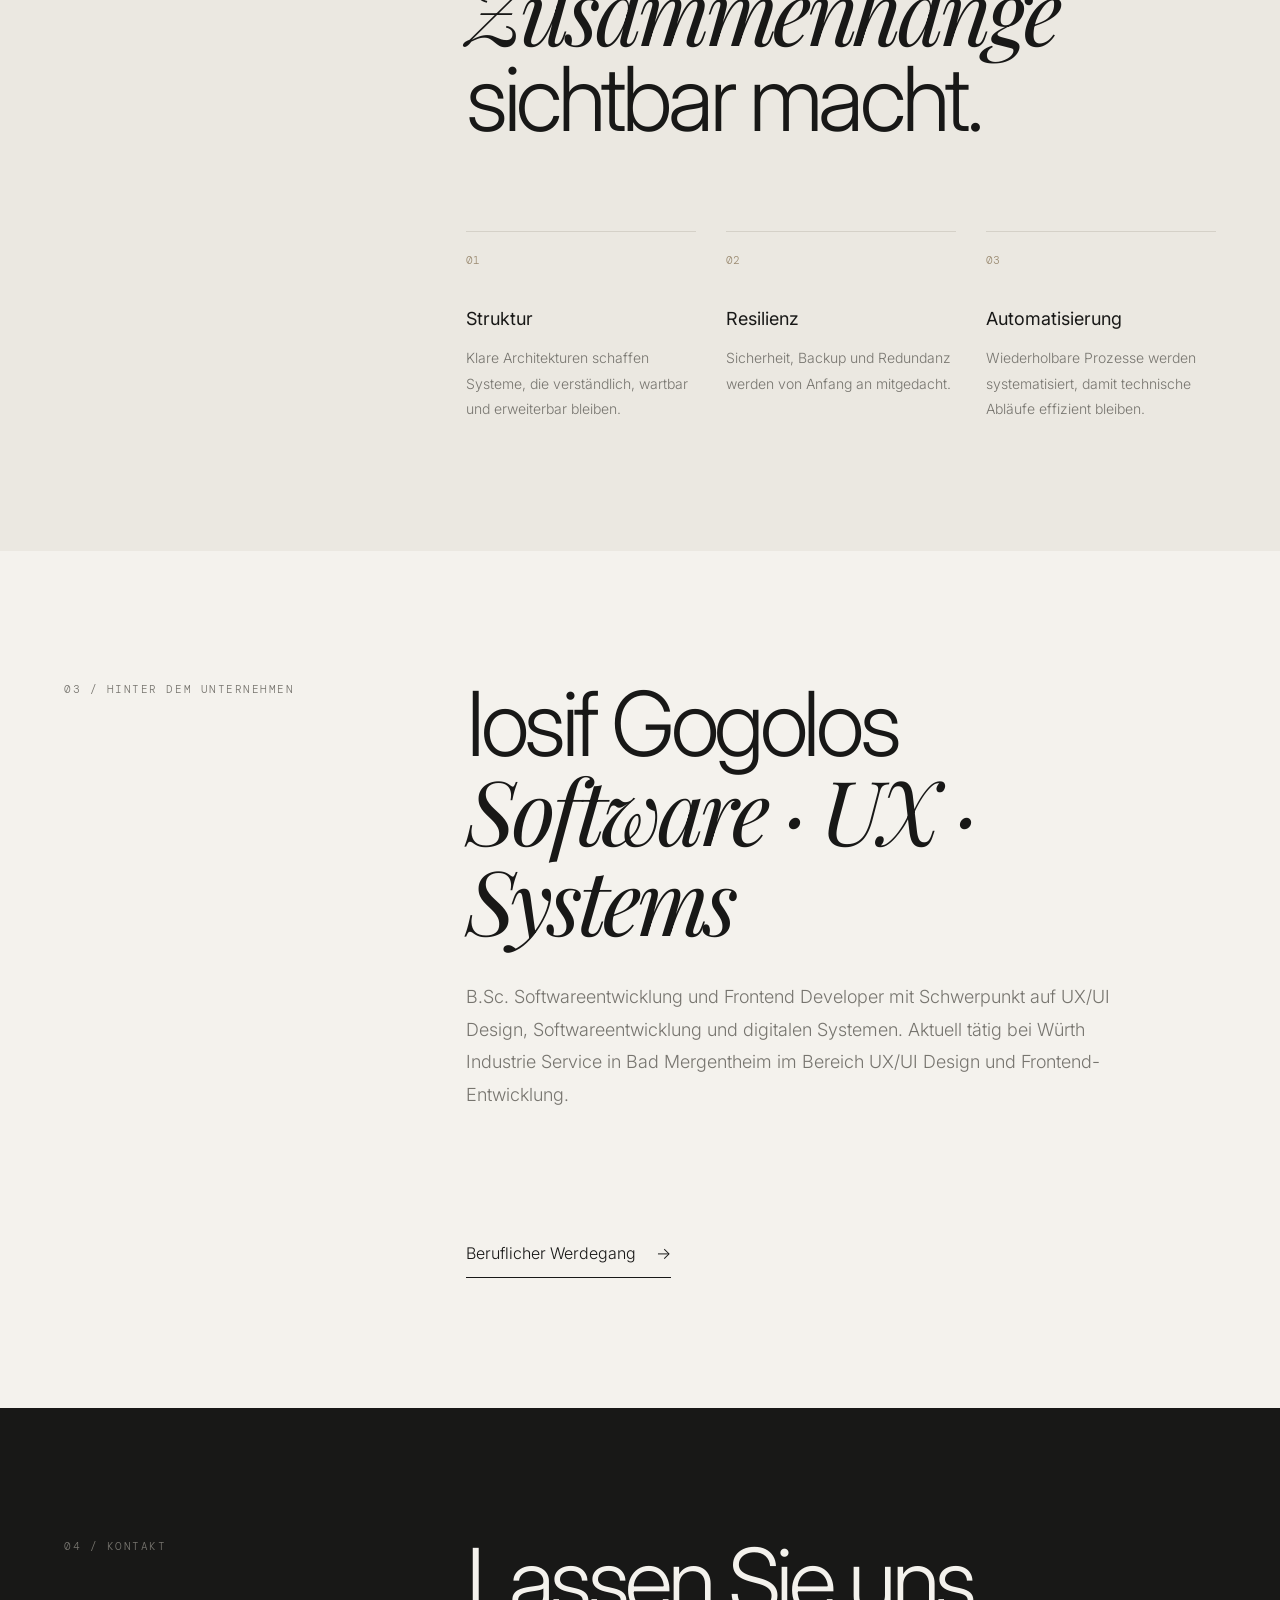
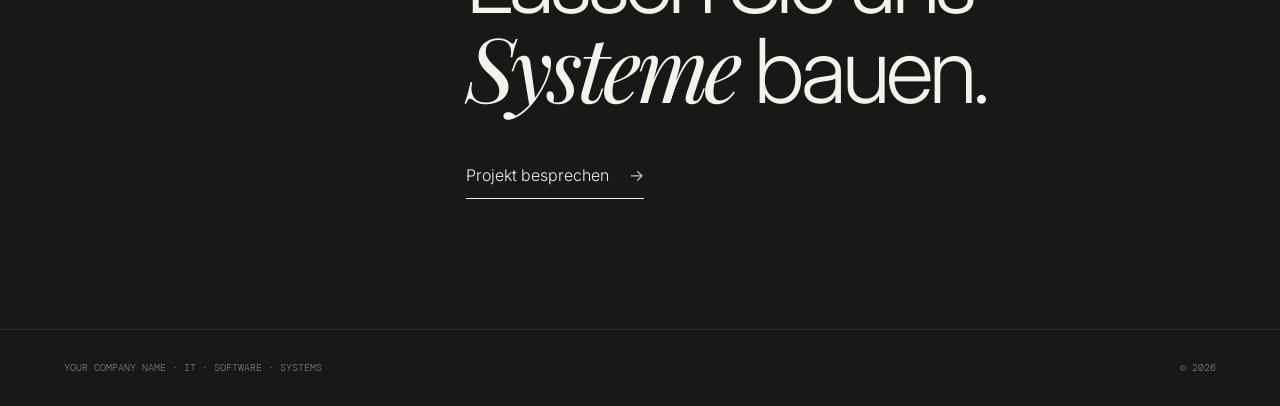
<file: home/index.html>
<!DOCTYPE html>
<html lang="de">

<head>

    <meta charset="UTF-8">

    <meta
        name="viewport"
        content="width=device-width, initial-scale=1.0"
    >

    <title>
        YOUR COMPANY NAME – IT-Dienstleistungen, Softwareentwicklung & IT-Infrastruktur
    </title>

    <meta
        name="description"
        content="IT-Dienstleistungen für Unternehmen: IT-Beratung, IT-Infrastruktur, Server, Netzwerke, Cloud, Softwareentwicklung, DevOps und Automatisierung."
    >

    <meta name="author" content="Iosif Gogolos">

    <meta name="robots" content="index, follow">

    <link
        rel="canonical"
        href="https://iosif-gogolos.github.io/"
    >

    <link
        rel="stylesheet"
        href="/assets/css/style.css"
    >


    <!-- Organization -->

    <script type="application/ld+json">
    {
        "@context": "https://schema.org",
        "@type": "Organization",

        "@id": "https://iosif-gogolos.github.io/#organization",

        "name": "YOUR COMPANY NAME",

        "url": "https://iosif-gogolos.github.io/",

        "description": "IT-Dienstleistungen, IT-Beratung, IT-Infrastruktur, Softwareentwicklung, Cloud und DevOps für Unternehmen.",

        "founder": {
            "@type": "Person",
            "@id": "https://iosif-gogolos.github.io/ueber-mich/#person",
            "name": "Iosif Gogolos"
        }
    }
    </script>


    <!-- Website -->

    <script type="application/ld+json">
    {
        "@context": "https://schema.org",
        "@type": "WebSite",

        "@id": "https://iosif-gogolos.github.io/#website",

        "url": "https://iosif-gogolos.github.io/",

        "name": "YOUR COMPANY NAME",

        "publisher": {
            "@id": "https://iosif-gogolos.github.io/#organization"
        }
    }
    </script>

</head>


<body>


<nav>

    <a
        href="/"
        class="logo"
    >
        YOUR COMPANY NAME
    </a>

    <div class="nav-links">

        <a
            href="/leistungen/"
            class="nav-link"
        >
            Leistungen
        </a>

        <a
            href="/ueber-mich/"
            class="nav-link"
        >
            Über mich
        </a>

        <a
            href="/kontakt/"
            class="nav-link"
        >
            Kontakt ↗
        </a>

    </div>

</nav>


<!-- HERO -->

<header class="hero">

    <div class="container">

        <div class="hero-grid">

            <div>

                <div class="eyebrow">
                    IT · Software · Systems
                </div>

                <h1>
                    IT, die<br>
                    Unternehmen<br>
                    <em>stärker</em> macht.
                </h1>

            </div>


            <div>

                <p class="hero-description">

                    IT-Dienstleistungen, Softwareentwicklung
                    und digitale Infrastruktur für Unternehmen —
                    von der technischen Architektur bis zur
                    Umsetzung und Automatisierung.

                </p>


                <div class="scroll-note">

                    <span class="scroll-line"></span>

                    Leistungen entdecken

                </div>

            </div>

        </div>

    </div>

</header>


<!-- COMPANY INTRO -->

<section class="section">

    <div class="container">

        <div class="intro-grid">

            <div class="eyebrow">
                01 / Unternehmen
            </div>

            <div class="intro-text">

                Technologie sollte nicht unnötig
                kompliziert sein.

                <span>
                    Wir entwickeln, betreiben und begleiten
                    technische Systeme, die zuverlässig,
                    sicher und langfristig wartbar bleiben.
                </span>

            </div>

        </div>

    </div>

</section>


<!-- SERVICES -->

<section class="section">

    <div class="container">

        <div class="section-header">

            <div class="eyebrow">
                IT-Dienstleistungen
            </div>

            <div class="section-number">
                06 Bereiche
            </div>

        </div>


        <article class="service">

            <div class="service-number">01</div>

            <h2>
                IT-Management<br>
                & Consulting
            </h2>

            <div class="service-content">

                <span class="tag">IT-Management</span>
                <span class="tag">IT-Beratung</span>
                <span class="tag">Projektplanung</span>
                <span class="tag">Architekturberatung</span>
                <span class="tag">Infrastruktur-Management</span>

            </div>

        </article>


        <article class="service">

            <div class="service-number">02</div>

            <h2>
                Server &<br>
                Infrastruktur
            </h2>

            <div class="service-content">

                <span class="tag">Windows Server</span>
                <span class="tag">Linux</span>
                <span class="tag">Microsoft 365</span>
                <span class="tag">Exchange</span>
                <span class="tag">Active Directory</span>
                <span class="tag">LDAP</span>
                <span class="tag">NGINX</span>
                <span class="tag">Apache</span>
                <span class="tag">Docker</span>

            </div>

        </article>


        <article class="service">

            <div class="service-number">03</div>

            <h2>
                Netzwerk<br>
                & Security
            </h2>

            <div class="service-content">

                <span class="tag">Firewalls</span>
                <span class="tag">VPN</span>
                <span class="tag">VLAN</span>
                <span class="tag">DNS</span>
                <span class="tag">Routing</span>
                <span class="tag">WLAN</span>
                <span class="tag">Netzwerkadministration</span>

            </div>

        </article>


        <article class="service">

            <div class="service-number">04</div>

            <h2>
                Cloud &<br>
                Virtualisierung
            </h2>

            <div class="service-content">

                <span class="tag">Microsoft Azure</span>
                <span class="tag">VMware</span>
                <span class="tag">Proxmox</span>
                <span class="tag">VxRAIL</span>
                <span class="tag">Virtualisierung</span>

            </div>

        </article>


        <article class="service">

            <div class="service-number">05</div>

            <h2>
                Software-<br>
                entwicklung
            </h2>

            <div class="service-content">

                <span class="tag">C# / .NET</span>
                <span class="tag">Python</span>
                <span class="tag">Java</span>
                <span class="tag">C++</span>
                <span class="tag">JavaScript</span>
                <span class="tag">TypeScript</span>
                <span class="tag">React</span>
                <span class="tag">Django</span>

            </div>

        </article>


        <article class="service">

            <div class="service-number">06</div>

            <h2>
                DevOps,<br>
                Backup & Automation
            </h2>

            <div class="service-content">

                <span class="tag">CI/CD</span>
                <span class="tag">Docker</span>
                <span class="tag">Scripting</span>
                <span class="tag">Automation</span>
                <span class="tag">Veeam</span>
                <span class="tag">NAS</span>
                <span class="tag">Open Source</span>
                <span class="tag">IoT</span>

            </div>

        </article>

    </div>

</section>


<!-- APPROACH -->

<section class="section section-surface">

    <div class="container">

        <div class="intro-grid">

            <div class="eyebrow">
                02 / Ansatz
            </div>

            <div>

                <h2 class="large-heading">

                    Technik wird wertvoll,
                    wenn sie <em>Zusammenhänge</em>
                    sichtbar macht.

                </h2>


                <div class="principles">

                    <div class="principle">

                        <div class="principle-number">
                            01
                        </div>

                        <h3>
                            Struktur
                        </h3>

                        <p>
                            Klare Architekturen schaffen
                            Systeme, die verständlich,
                            wartbar und erweiterbar bleiben.
                        </p>

                    </div>


                    <div class="principle">

                        <div class="principle-number">
                            02
                        </div>

                        <h3>
                            Resilienz
                        </h3>

                        <p>
                            Sicherheit, Backup und
                            Redundanz werden von Anfang
                            an mitgedacht.
                        </p>

                    </div>


                    <div class="principle">

                        <div class="principle-number">
                            03
                        </div>

                        <h3>
                            Automatisierung
                        </h3>

                        <p>
                            Wiederholbare Prozesse werden
                            systematisiert, damit technische
                            Abläufe effizient bleiben.
                        </p>

                    </div>

                </div>

            </div>

        </div>

    </div>

</section>


<!-- ABOUT IOSIF -->

<section class="section">

    <div class="container">

        <div class="intro-grid">

            <div class="eyebrow">
                03 / Hinter dem Unternehmen
            </div>

            <div>

                <h2 class="large-heading">

                    Iosif Gogolos
                    <br>
                    <em>Software · UX · Systems</em>

                </h2>

                <p class="technology-intro">

                    B.Sc. Softwareentwicklung und Frontend
                    Developer mit Schwerpunkt auf UX/UI Design,
                    Softwareentwicklung und digitalen Systemen.

                    Aktuell tätig bei Würth Industrie Service
                    in Bad Mergentheim im Bereich UX/UI Design
                    und Frontend-Entwicklung.

                </p>

                <a
                    href="/ueber-mich/"
                    class="contact-link"
                >
                    Beruflicher Werdegang
                    <span class="arrow">→</span>
                </a>

            </div>

        </div>

    </div>

</section>


<!-- CONTACT -->

<section class="section section-dark">

    <div class="container">

        <div class="cta-grid">

            <div class="eyebrow">
                04 / Kontakt
            </div>

            <div>

                <h2 class="large-heading">

                    Lassen Sie uns
                    <em>Systeme</em>
                    bauen.

                </h2>

                <a
                    href="/kontakt/"
                    class="contact-link"
                >
                    Projekt besprechen
                    <span class="arrow">→</span>
                </a>

            </div>

        </div>

    </div>

</section>


<footer>

    <span>
        YOUR COMPANY NAME · IT · SOFTWARE · SYSTEMS
    </span>

    <span>
        © 2026
    </span>

</footer>


</body>
</html>
</file>
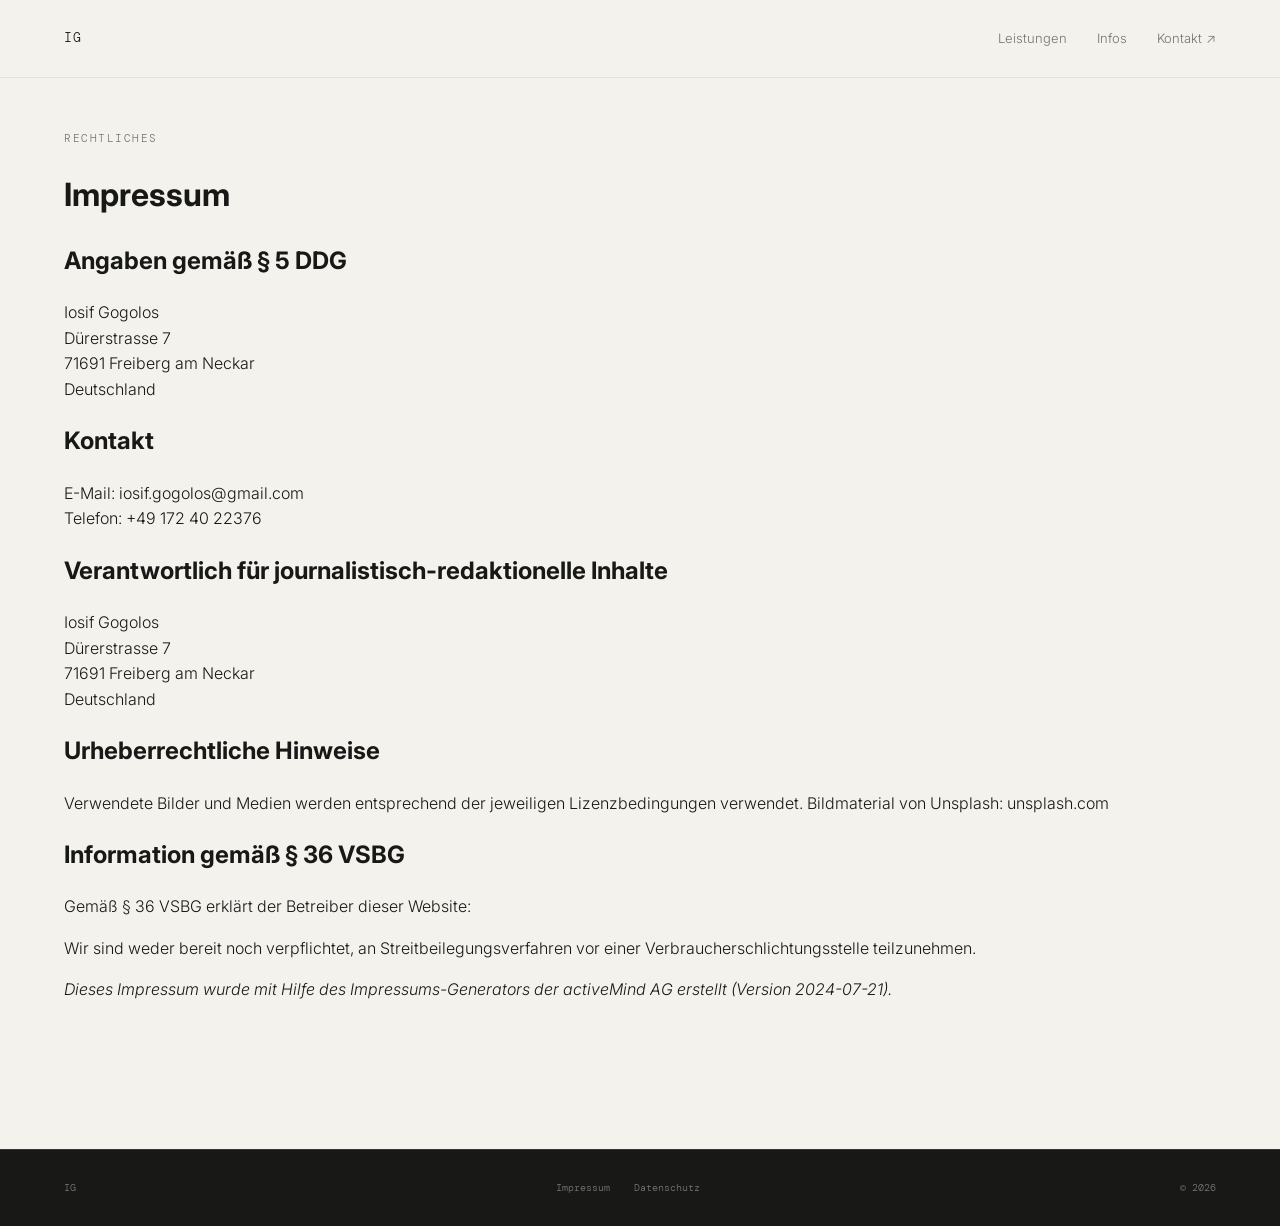
<file: impressum/index.html>
<!DOCTYPE html>
<html lang="de">

<head>
    <meta charset="UTF-8">

    <meta
        name="viewport"
        content="width=device-width, initial-scale=1.0"
    >

    <title>Impressum | Iosif Gogolos – IG</title>

    <meta
        name="description"
        content="Impressum und Anbieterkennzeichnung von Iosif Gogolos und IG für IT-Dienstleistungen, Softwareentwicklung und technische Beratung."
    >

    <meta name="author" content="Iosif Gogolos">
    <meta name="robots" content="index, follow">

    <link
        rel="canonical"
        href="https://iosif-gogolos.github.io/home/impressum/"
    >

    <link
        rel="icon"
        type="image/png"
        href="/home/assets/images/favicon.png"
    >

    <link
        rel="apple-touch-icon"
        href="/home/assets/images/favicon.png"
    >

    <link rel="stylesheet" href="../assets/css/style.css">

    <script type="application/ld+json">
    {
        "@context": "https://schema.org",
        "@type": "BreadcrumbList",
        "itemListElement": [
            {
                "@type": "ListItem",
                "position": 1,
                "name": "Startseite",
                "item": "https://iosif-gogolos.github.io/home/"
            },
            {
                "@type": "ListItem",
                "position": 2,
                "name": "Impressum",
                "item": "https://iosif-gogolos.github.io/home/impressum/"
            }
        ]
    }
    </script>
</head>

<body>

    <nav>
        <a href="/home/" class="logo" aria-label="IG – Startseite">IG</a>

        <div class="nav-links">
            <a href="/home/leistungen/" class="nav-link">Leistungen</a>
            <a href="/home/ueber-mich/" class="nav-link">Infos</a>
            <a href="/home/kontakt/" class="nav-link">Kontakt ↗</a>
        </div>
    </nav>

    <main class="section">
        <div class="container">

            <div class="eyebrow">Rechtliches</div>

            <h1>Impressum</h1>

            <h2>Angaben gemäß § 5 DDG</h2>

            <p>
                Iosif Gogolos<br>
                Dürerstrasse 7<br>
                71691 Freiberg am Neckar<br>
                Deutschland
            </p>

            <h2>Kontakt</h2>

            <p>
                E-Mail:
                <a href="mailto:iosif.gogolos@gmail.com">
                    iosif.gogolos@gmail.com
                </a><br>

                Telefon:
                <a href="tel:+491724022376">
                    +49 172 40 22376
                </a>
            </p>

            <h2>Verantwortlich für journalistisch-redaktionelle Inhalte</h2>

            <p>
                Iosif Gogolos<br>
                Dürerstrasse 7<br>
                71691 Freiberg am Neckar<br>
                Deutschland
            </p>

            <h2>Urheberrechtliche Hinweise</h2>

            <p>
                Verwendete Bilder und Medien werden entsprechend der jeweiligen
                Lizenzbedingungen verwendet. Bildmaterial von Unsplash:
                <a
                    href="https://unsplash.com/"
                    target="_blank"
                    rel="noopener noreferrer"
                >
                    unsplash.com
                </a>
            </p>

            <h2>Information gemäß § 36 VSBG</h2>

            <p>
                Gemäß § 36 VSBG erklärt der Betreiber dieser Website:
            </p>

            <p>
                Wir sind weder bereit noch verpflichtet, an Streitbeilegungsverfahren
                vor einer Verbraucherschlichtungsstelle teilzunehmen.
            </p>

            <p><em>Dieses Impressum wurde mit Hilfe des <a href="https://www.activemind.de/generatoren/impressum/" target="_blank" rel="noopener">Impressums-Generators der activeMind AG</a> erstellt (Version 2024-07-21).</em></p>


        </div>
    </main>

    <footer>
        <span>IG</span>

        <nav class="footer-links" aria-label="Rechtliche Informationen">
            <a href="/home/impressum/">Impressum</a>
            <a href="/home/datenschutz/">Datenschutz</a>
        </nav>

        <span>© 2026</span>
    </footer>

</body>
</html>
</file>
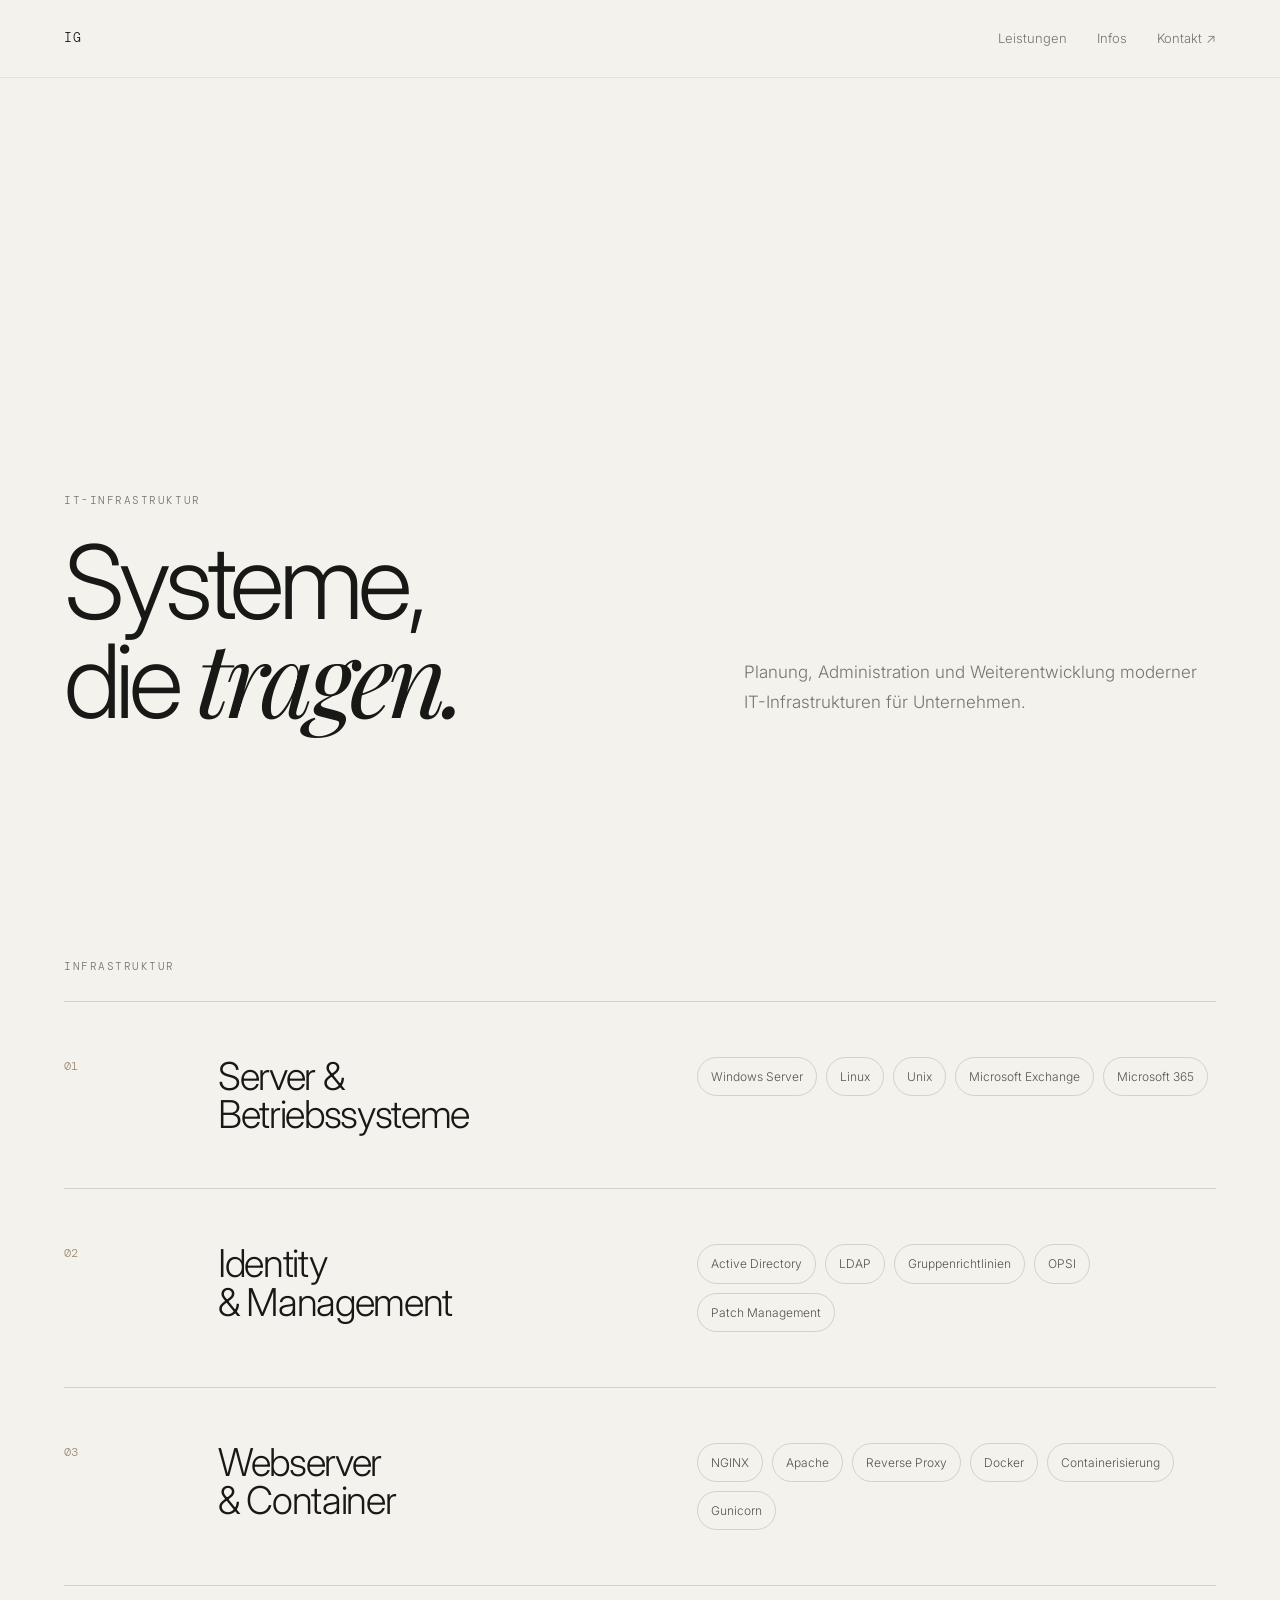
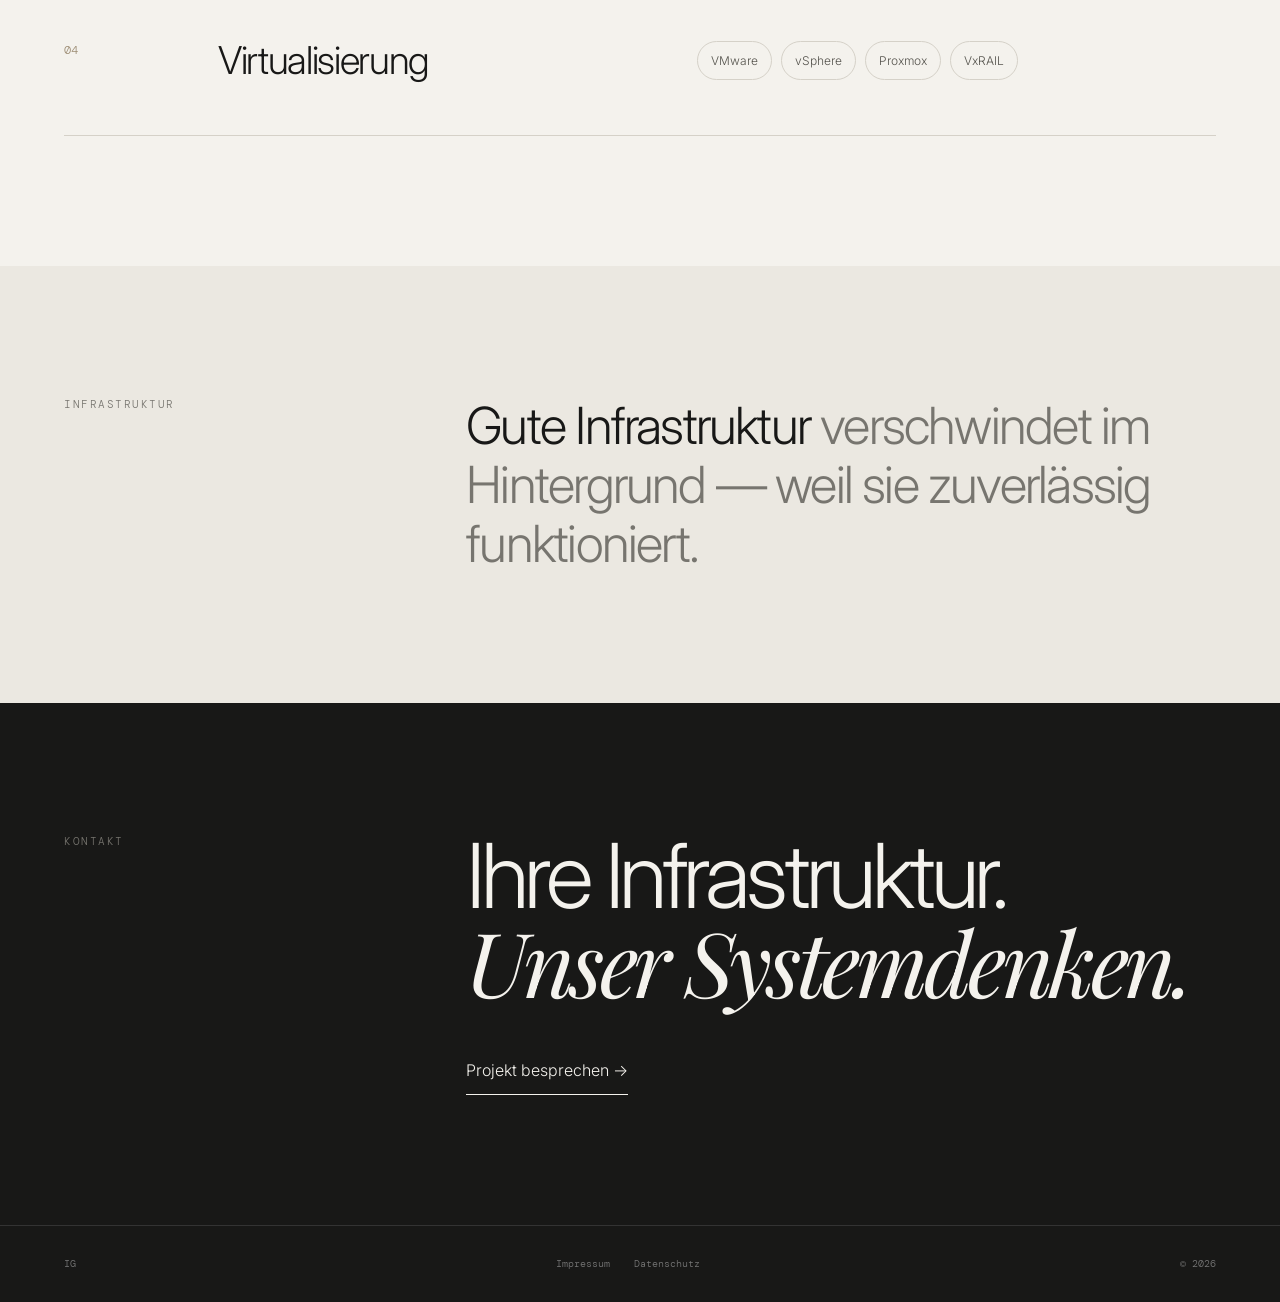
<file: it-infrastruktur/index.html>
<!DOCTYPE html>
<html lang="de">

<head>

    <meta charset="UTF-8">

    <meta
        name="viewport"
        content="width=device-width, initial-scale=1.0"
    >

    <title>
        IT-Infrastruktur & Servermanagement | IG
    </title>

    <meta
        name="description"
        content="IT-Infrastruktur und Servermanagement für Unternehmen: Windows Server, Linux, Microsoft 365, Active Directory, VMware, Proxmox, Docker, NGINX und mehr."
    >

    <link
        rel="canonical"
        href="https://iosif-gogolos.github.io/home/it-infrastruktur/"
    >

    <link
        rel="icon"
        type="image/png"
        href="/home/assets/images/favicon.png"
    >

    <link
        rel="apple-touch-icon"
        href="/home/assets/images/favicon.png"
    >

   <link rel="stylesheet" href="../assets/css/style.css">

</head>


<body>

<nav>

    <a href="/home/" class="logo">
        IG
    </a>

    <div class="nav-links">

        <a href="/home/leistungen/" class="nav-link">
            Leistungen
        </a>

        <a href="/home/ueber-mich/" class="nav-link">
            Infos
        </a>

        <a href="/home/kontakt/" class="nav-link">
            Kontakt ↗
        </a>

    </div>

</nav>


<header class="hero">

    <div class="container">

        <div class="hero-grid">

            <div>

                <div class="eyebrow">
                    IT-Infrastruktur
                </div>

                <h1>
                    Systeme,
                    <br>
                    die
                    <em>tragen.</em>
                </h1>

            </div>

            <div>

                <p class="hero-description">
                    Planung, Administration und Weiterentwicklung
                    moderner IT-Infrastrukturen für Unternehmen.
                </p>

            </div>

        </div>

    </div>

</header>


<section class="section">

    <div class="container">

        <div class="section-header">

            <div class="eyebrow">
                Infrastruktur
            </div>

        </div>


        <article class="service">

            <div class="service-number">01</div>

            <h2>
                Server &<br>
                Betriebssysteme
            </h2>

            <div class="service-content">

                <span class="tag">Windows Server</span>
                <span class="tag">Linux</span>
                <span class="tag">Unix</span>
                <span class="tag">Microsoft Exchange</span>
                <span class="tag">Microsoft 365</span>

            </div>

        </article>


        <article class="service">

            <div class="service-number">02</div>

            <h2>
                Identity<br>
                & Management
            </h2>

            <div class="service-content">

                <span class="tag">Active Directory</span>
                <span class="tag">LDAP</span>
                <span class="tag">Gruppenrichtlinien</span>
                <span class="tag">OPSI</span>
                <span class="tag">Patch Management</span>

            </div>

        </article>


        <article class="service">

            <div class="service-number">03</div>

            <h2>
                Webserver<br>
                & Container
            </h2>

            <div class="service-content">

                <span class="tag">NGINX</span>
                <span class="tag">Apache</span>
                <span class="tag">Reverse Proxy</span>
                <span class="tag">Docker</span>
                <span class="tag">Containerisierung</span>
                <span class="tag">Gunicorn</span>

            </div>

        </article>


        <article class="service">

            <div class="service-number">04</div>

            <h2>
                Virtualisierung
            </h2>

            <div class="service-content">

                <span class="tag">VMware</span>
                <span class="tag">vSphere</span>
                <span class="tag">Proxmox</span>
                <span class="tag">VxRAIL</span>

            </div>

        </article>

    </div>

</section>


<section class="section section-surface">

    <div class="container">

        <div class="intro-grid">

            <div class="eyebrow">
                Infrastruktur
            </div>

            <div class="intro-text">

                Gute Infrastruktur
                <span>
                    verschwindet im Hintergrund —
                    weil sie zuverlässig funktioniert.
                </span>

            </div>

        </div>

    </div>

</section>


<section class="section section-dark">

    <div class="container">

        <div class="cta-grid">

            <div class="eyebrow">
                Kontakt
            </div>

            <div>

                <h2 class="large-heading">
                    Ihre Infrastruktur.
                    <em>Unser Systemdenken.</em>
                </h2>

                <a href="/home/kontakt/" class="contact-link">
                    Projekt besprechen →
                </a>

            </div>

        </div>

    </div>

</section>


<footer>
    <span>IG</span>

    <nav class="footer-links" aria-label="Rechtliche Informationen">
        <a href="/home/impressum/">Impressum</a>
        <a href="/home/datenschutz/">Datenschutz</a>
    </nav>

    <span>© 2026</span>
</footer>

</body>
</html>
</file>
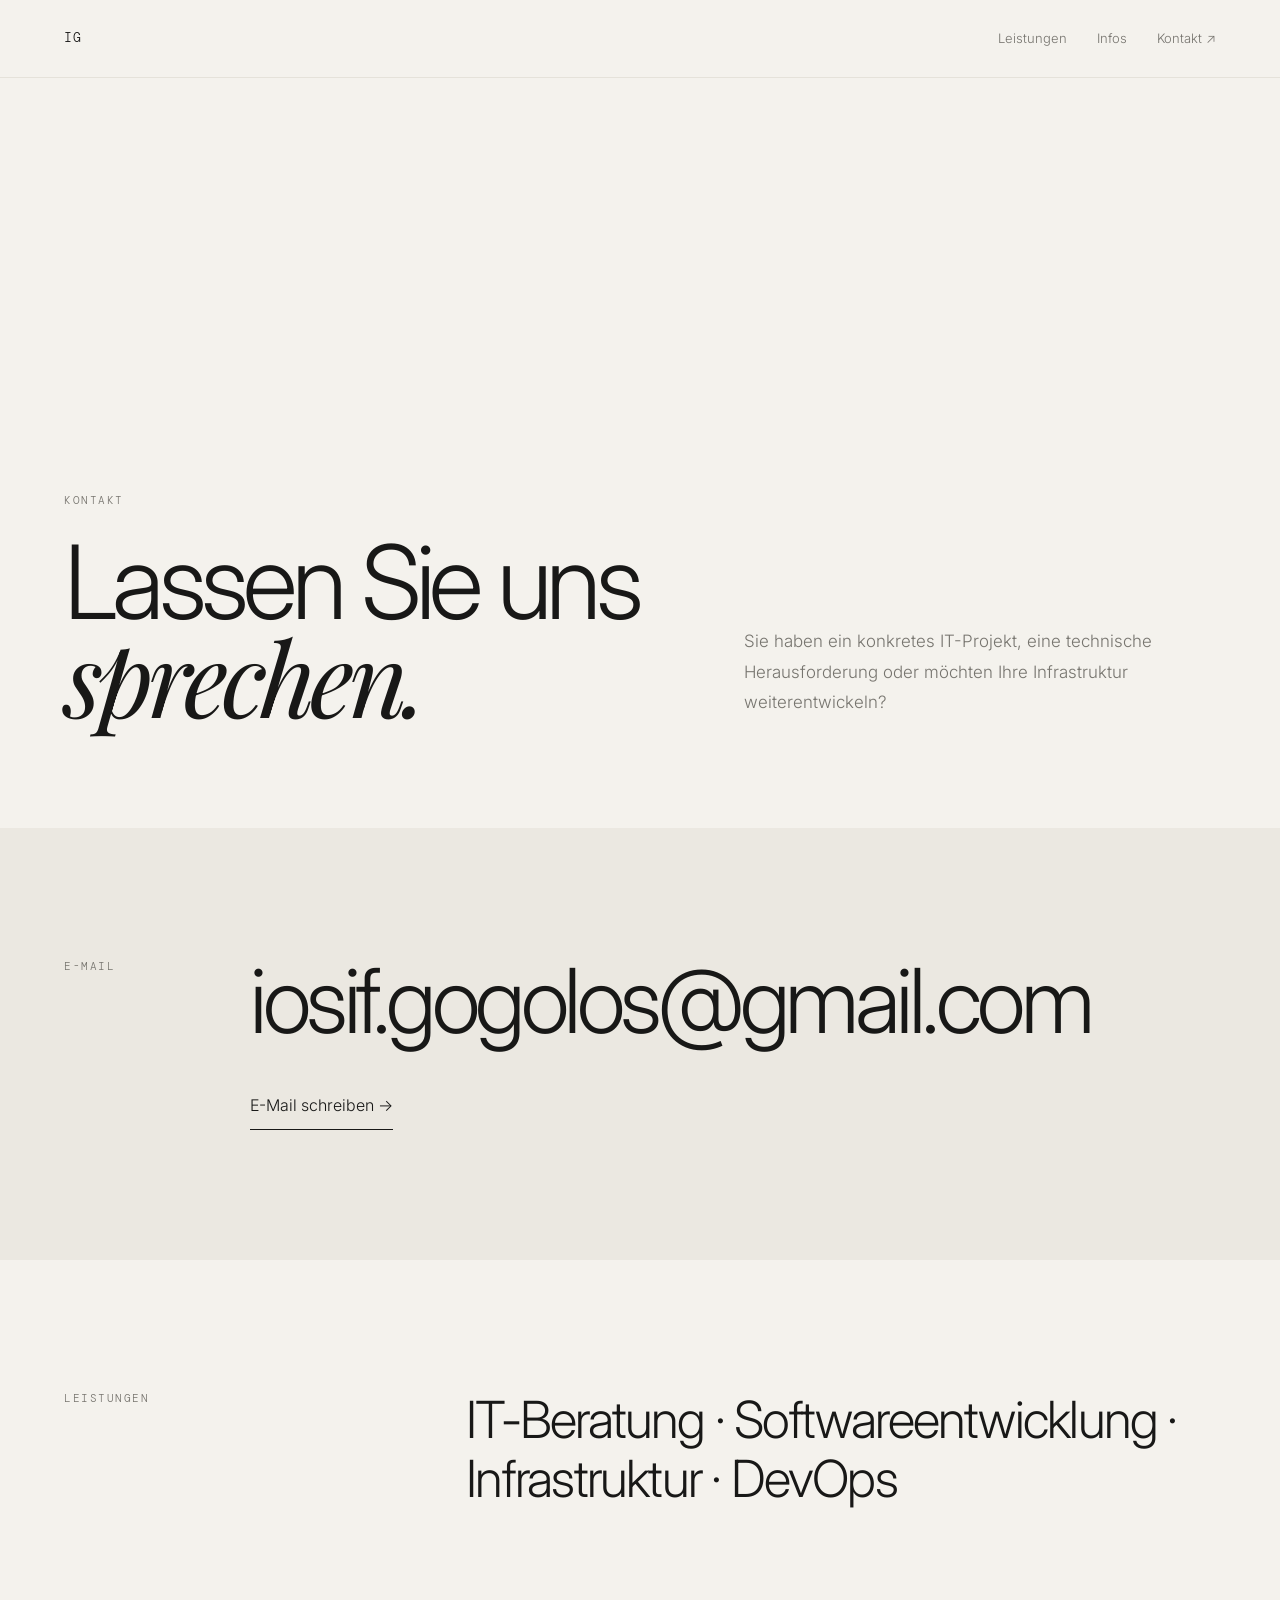
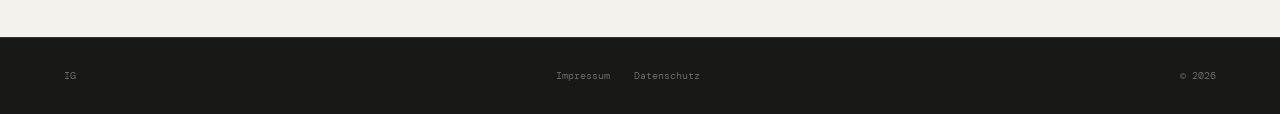
<file: kontakt/index.html>
<!DOCTYPE html>
<html lang="de">

<head>

    <meta charset="UTF-8">

    <meta name="viewport" content="width=device-width, initial-scale=1.0">

    <title>
        Kontakt | IG
    </title>

    <meta name="description"
        content="Kontakt zu IG für IT-Dienstleistungen, Softwareentwicklung, IT-Infrastruktur und technische Beratung.">

    <link rel="canonical" href="https://iosif-gogolos.github.io/home/kontakt/">
<link
        rel="icon"
        type="image/png"
        href="/home/assets/images/favicon.png"
    >

    <link
        rel="apple-touch-icon"
        href="/home/assets/images/favicon.png"
    >
    
    <link rel="stylesheet" href="../assets/css/style.css">

        <meta
        property="og:type"
        content="website"
    >

    <meta
        property="og:locale"
        content="de_DE"
    >

    <meta
        property="og:title"
        content="Kontakt | IG IT-Dienstleistungen"
    >

    <meta
        property="og:description"
        content="Kontaktieren Sie IG für IT-Beratung, Softwareentwicklung, IT-Infrastruktur, Cloud und DevOps."
    >

    <meta
        property="og:url"
        content="https://iosif-gogolos.github.io/home/kontakt/"
    >

    <meta
        name="twitter:card"
        content="summary"
    >


</head>


<body>

    <nav>

        <a href="/home/" class="logo">
            IG
        </a>

        <div class="nav-links">

            <a href="/home/leistungen/" class="nav-link">
                Leistungen
            </a>

            <a href="/home/ueber-mich/" class="nav-link">
                Infos
            </a>

            <a href="/home/kontakt/" class="nav-link">
                Kontakt ↗
            </a>

        </div>

    </nav>


    <header class="hero">

        <div class="container">

            <div class="hero-grid">

                <div>

                    <div class="eyebrow">
                        Kontakt
                    </div>

                    <h1>
                        Lassen Sie uns
                        <br>
                        <em>sprechen.</em>
                    </h1>

                </div>

                <div>

                    <p class="hero-description">

                        Sie haben ein konkretes IT-Projekt,
                        eine technische Herausforderung oder
                        möchten Ihre Infrastruktur weiterentwickeln?

                    </p>

                </div>

            </div>

        </div>

    </header>


    <section class="section section-surface">

        <div class="container">

            <div class="cta-grid">

                <div class="eyebrow">
                    E-Mail
                </div>

                <div>

                    <h2 class="large-heading">
                        iosif.gogolos@gmail.com
                    </h2>

                    <a href="mailto:iosif.gogolos@gmail.com?subject=Anfrage%20zu%20IT-Dienstleistungen&body=Guten%20Tag%20Iosif%20Gogolos%2C%0A%0Aich%20interessiere%20mich%20für%20Ihre%20IT-Dienstleistungen.%0A%0AMein%20Anliegen%3A"
                        class="contact-link" aria-label="E-Mail an Iosif Gogolos schreiben">
                        E-Mail schreiben →
                    </a>
                </div>

            </div>

        </div>

    </section>


    <section class="section">

        <div class="container">

            <div class="intro-grid">

                <div class="eyebrow">
                    Leistungen
                </div>

                <div class="intro-text">

                    IT-Beratung ·
                    Softwareentwicklung ·
                    Infrastruktur ·
                    DevOps

                </div>

            </div>

        </div>

    </section>


   <footer>
    <span>IG</span>

    <nav class="footer-links" aria-label="Rechtliche Informationen">
        <a href="/home/impressum/">Impressum</a>
        <a href="/home/datenschutz/">Datenschutz</a>
    </nav>

    <span>© 2026</span>
</footer>

</body>

</html>
</file>
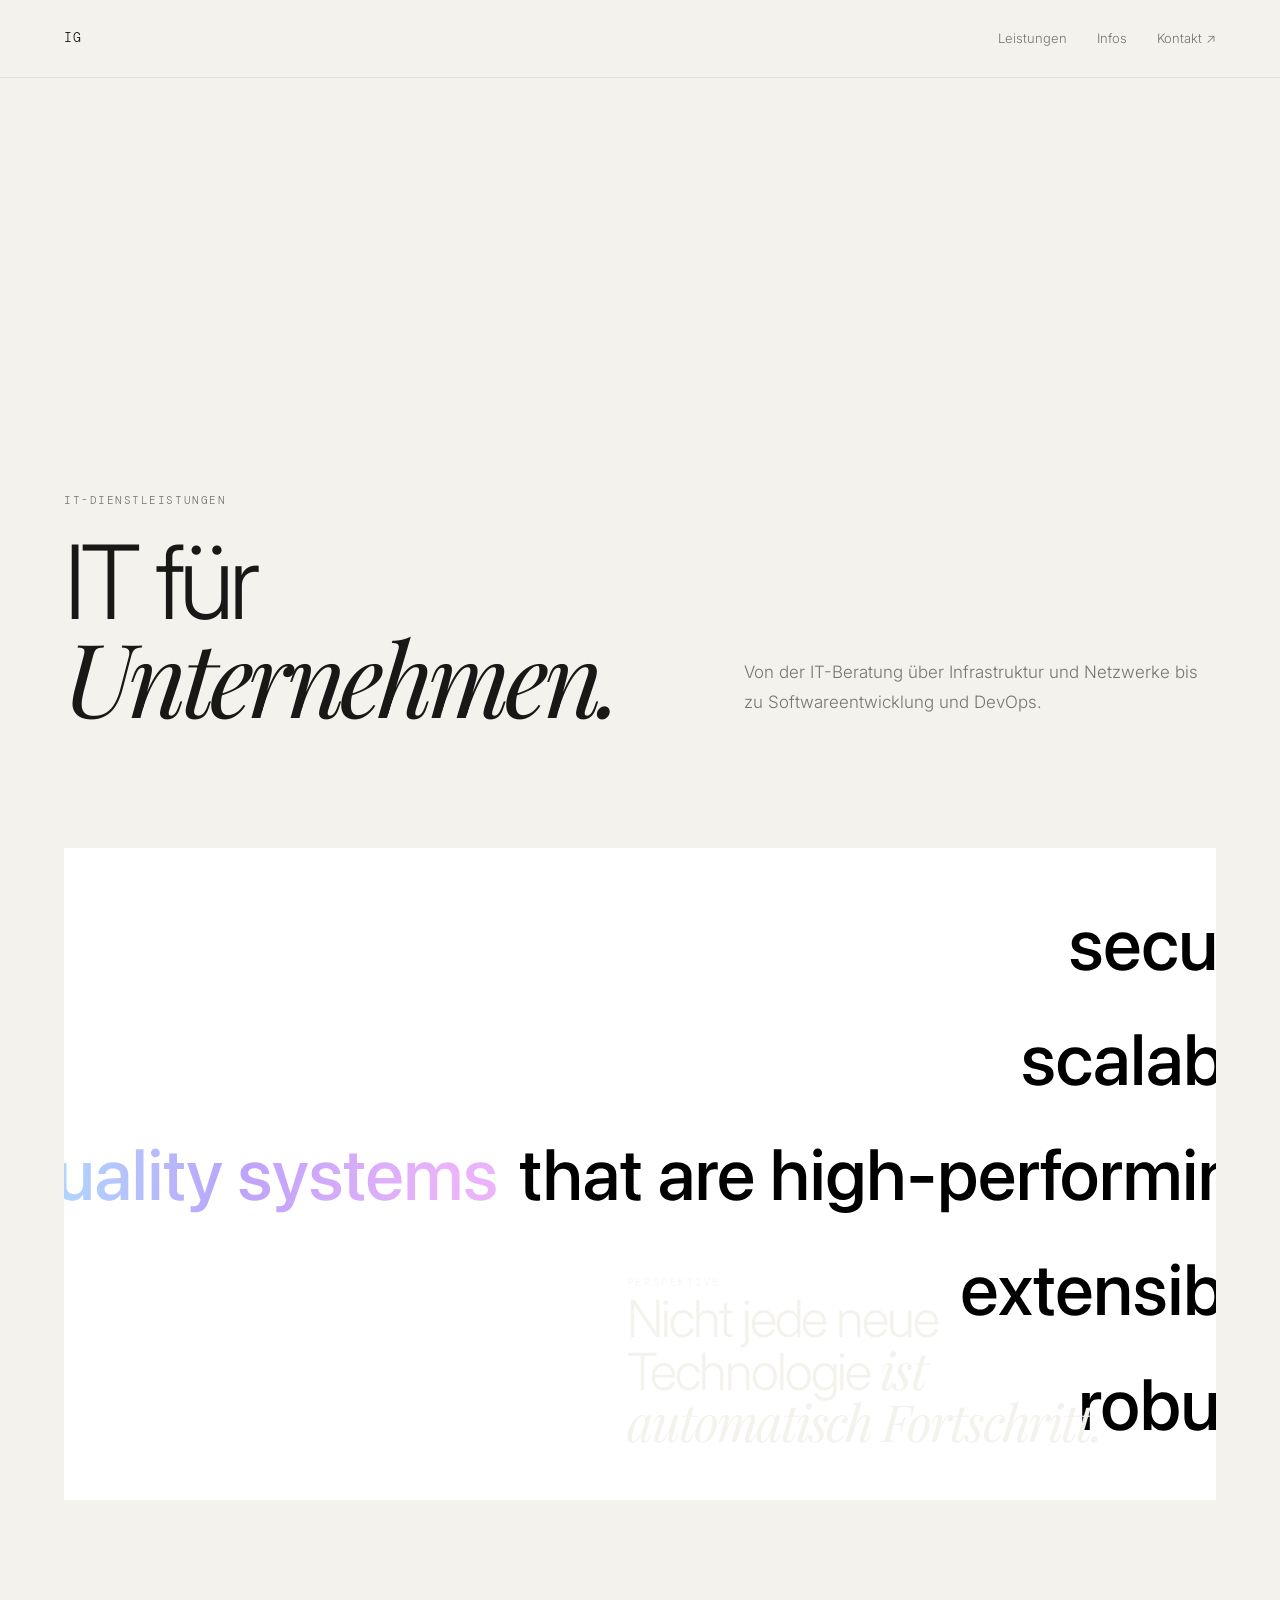
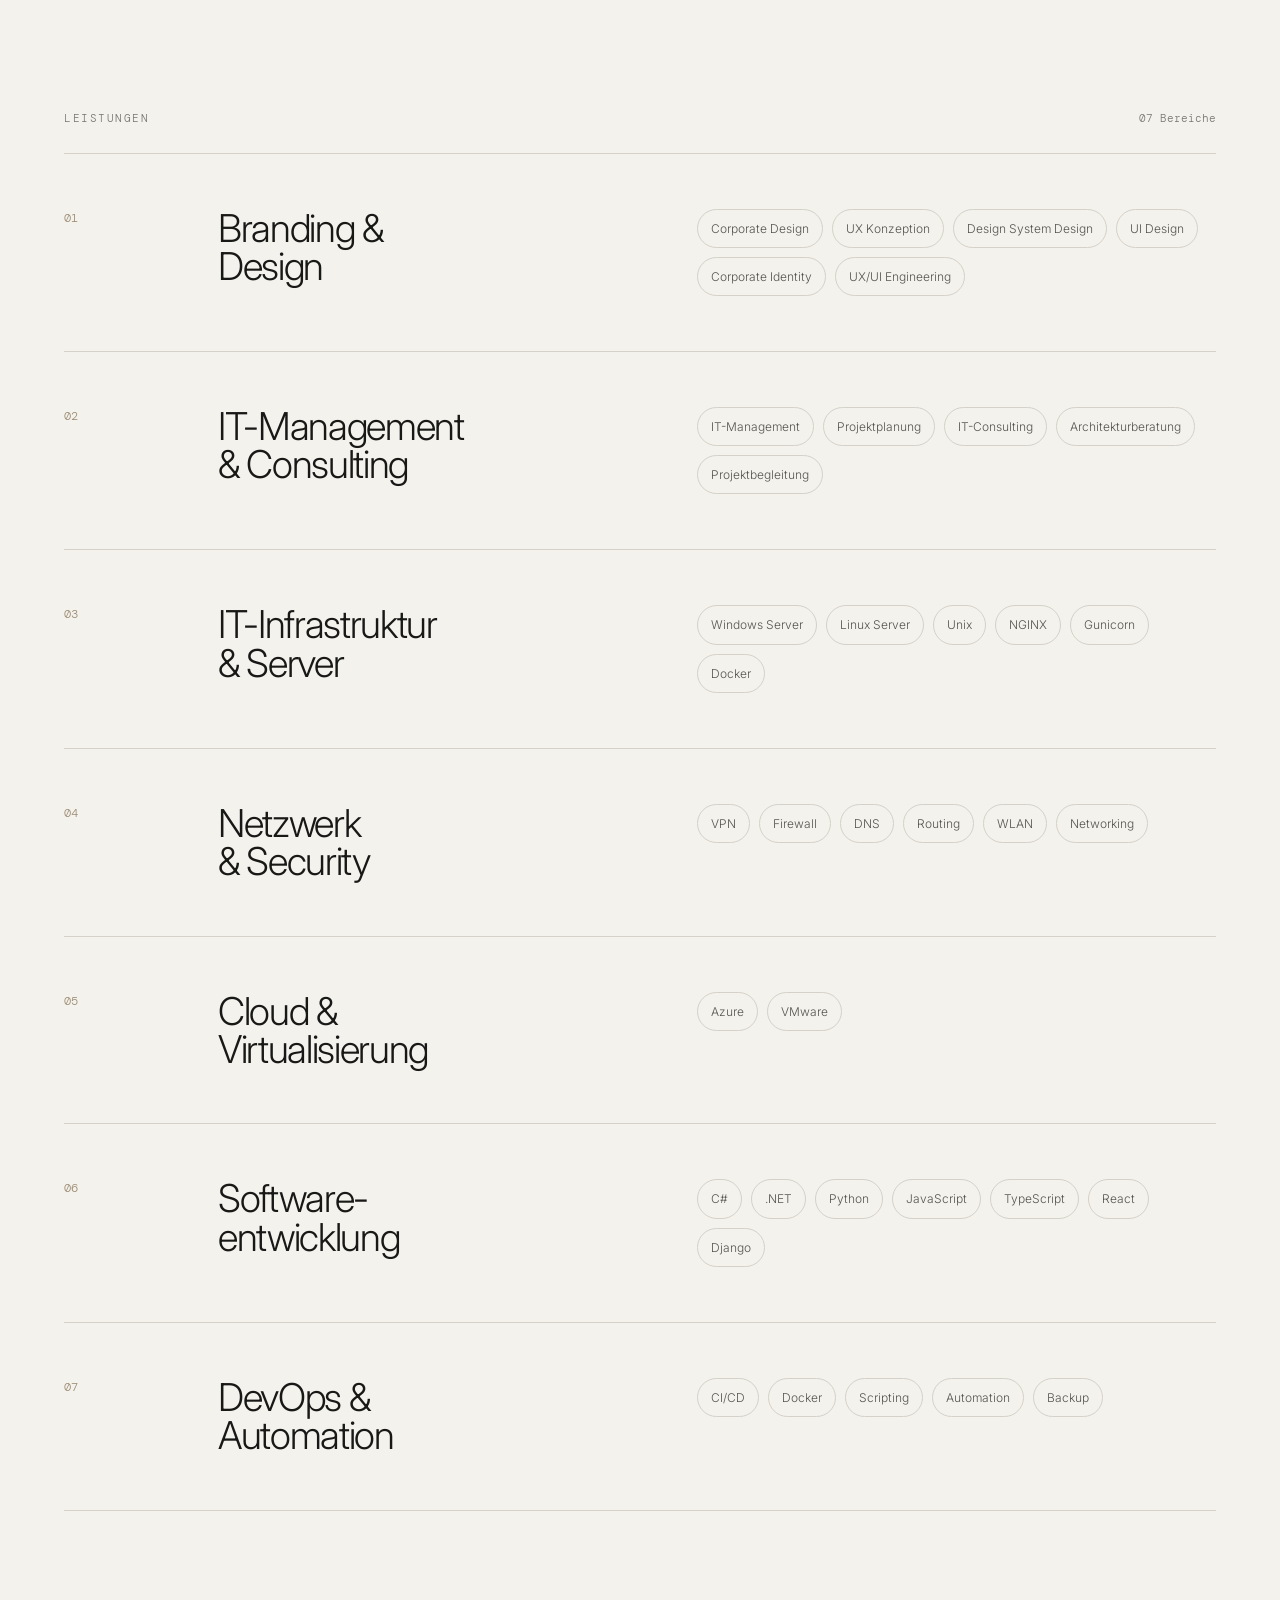
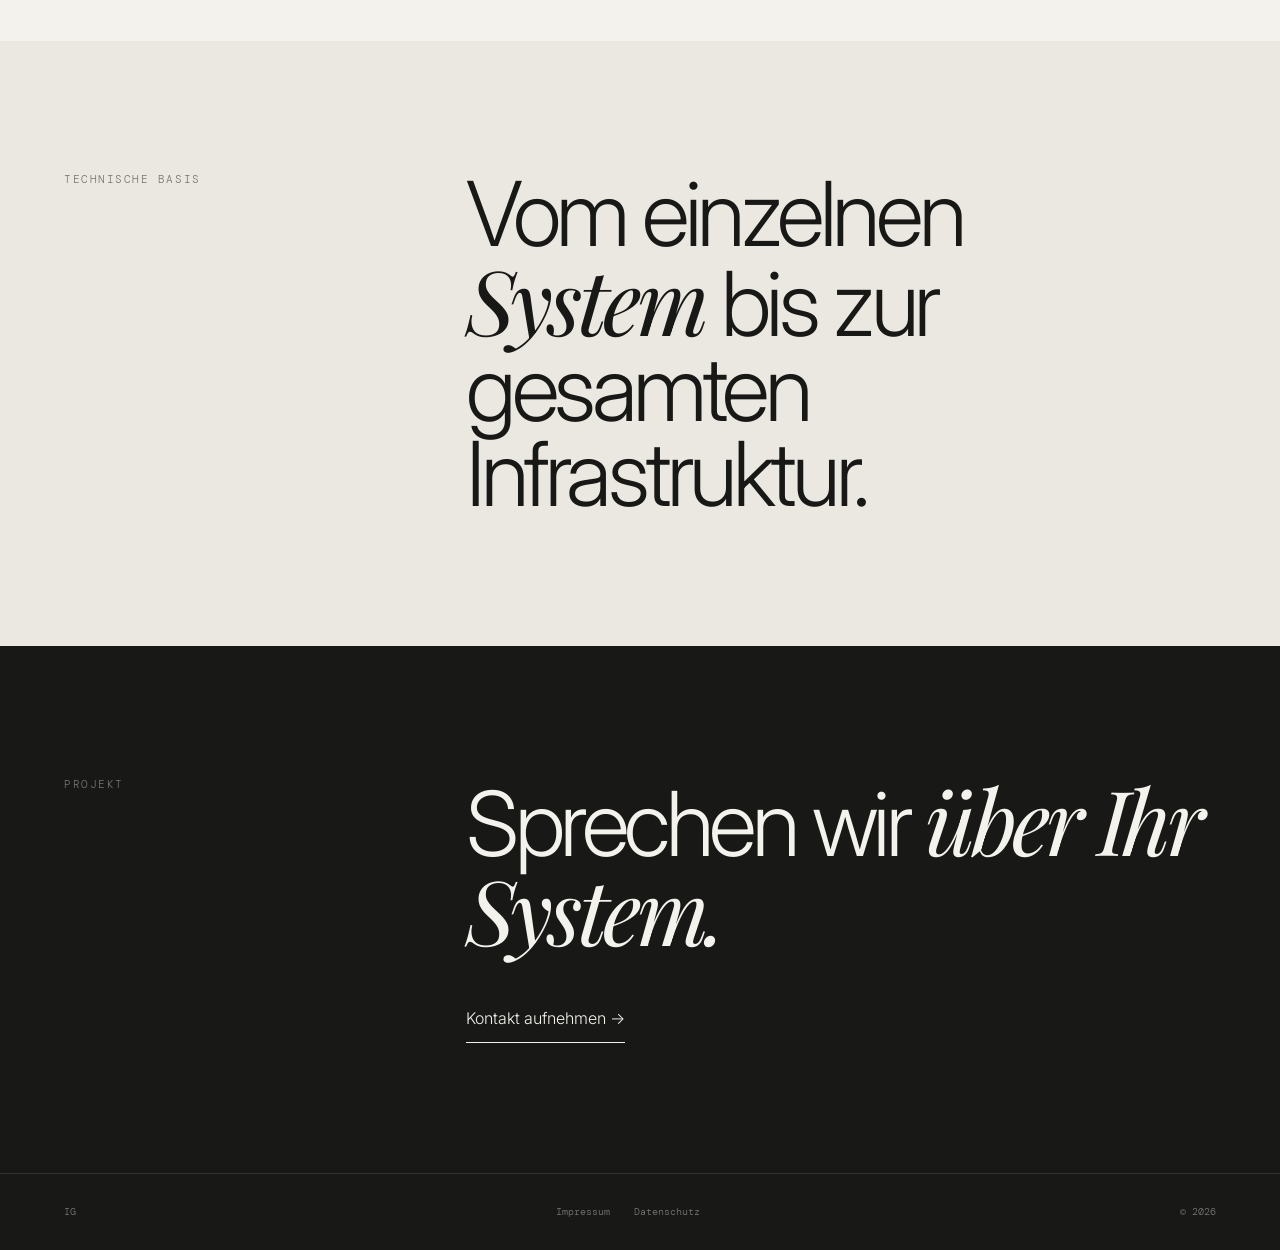
<file: leistungen/index.html>
<!DOCTYPE html>
<html lang="de">

<head>

    <meta charset="UTF-8">

    <meta
        name="viewport"
        content="width=device-width, initial-scale=1.0"
    >

    <title>
        IT-Dienstleistungen für Unternehmen | IG
    </title>

    <meta
        name="description"
        content="IT-Dienstleistungen für Unternehmen: IT-Management, IT-Beratung, Server, Netzwerke, Cloud, Security, Softwareentwicklung und DevOps."
    >

    <meta
        name="robots"
        content="index, follow"
    >

    <link
        rel="canonical"
        href="https://iosif-gogolos.github.io/home/leistungen/"
    >

    <link
        rel="icon"
        type="image/png"
        href="/home/assets/images/favicon.png"
    >

    <link
        rel="apple-touch-icon"
        href="/home/assets/images/favicon.png"
    >

   <link rel="stylesheet" href="../assets/css/style.css">

</head>


<body>

<nav>

    <a href="/home/" class="logo">
        IG
    </a>

    <div class="nav-links">

        <a href="/home/leistungen/" class="nav-link">
            Leistungen
        </a>

        <a href="/home/ueber-mich/" class="nav-link">
            Infos
        </a>

        <a href="/home/kontakt/" class="nav-link">
            Kontakt ↗
        </a>

    </div>

</nav>


<header class="hero">

    <div class="container">

        <div class="hero-grid">

            <div>

                <div class="eyebrow">
                    IT-Dienstleistungen
                </div>

                <h1>
                    IT für
                    <br>
                    <em>Unternehmen.</em>
                </h1>

            </div>

            <div>

                <p class="hero-description">
                    Von der IT-Beratung über Infrastruktur
                    und Netzwerke bis zu Softwareentwicklung
                    und DevOps.
                </p>

            </div>

        </div>

    </div>

</header>

<section class="section section-banner" aria-labelledby="banner-title">
    <div class="container">
        <figure class="concept-banner">
            <img
                src="../assets/images/services-banner.svg"
                alt="Abstrakte architektonische Komposition aus technischen und materiellen Oberflächen"
                width="1440"
                height="652"
                loading="eager"
                fetchpriority="high"
            >

            <figcaption class="concept-banner-caption">
                <span class="eyebrow">Perspektive</span>

                <h2 id="banner-title">
                    Nicht jede neue Technologie
                    <em>ist automatisch Fortschritt.</em>
                </h2>
            </figcaption>
        </figure>
    </div>
</section>


<section class="section">

    <div class="container">

        <div class="section-header">

            <div class="eyebrow">
                Leistungen
            </div>

            <div class="section-number">
                07 Bereiche
            </div>

        </div>

        <article class="service">

            <div class="service-number">01</div>

            <h2>
                Branding &<br>
                Design
            </h2>

            <div class="service-content">

                <span class="tag">Corporate Design</span>
                <span class="tag">UX Konzeption</span>
                <span class="tag">Design System Design</span>
                <span class="tag">UI Design</span>
                <span class="tag">Corporate Identity</span>
                <span class="tag">UX/UI Engineering</span>

            </div>

        </article>


        <article class="service">

            <div class="service-number">02</div>

            <h2>
                IT-Management<br>
                & Consulting
            </h2>

            <div class="service-content">

                <span class="tag">IT-Management</span>
                <span class="tag">Projektplanung</span>
                <span class="tag">IT-Consulting</span>
                <span class="tag">Architekturberatung</span>
                <span class="tag">Projektbegleitung</span>

            </div>

        </article>


        <article class="service">

            <div class="service-number">03</div>

            <h2>
                IT-Infrastruktur<br>
                & Server
            </h2>

            <div class="service-content">

                <span class="tag">Windows Server</span>
                <span class="tag">Linux Server</span>
                <span class="tag">Unix</span>
                <span class="tag">NGINX</span>
                <span class="tag">Gunicorn</span>
                <span class="tag">Docker</span>

            </div>

        </article>


        <article class="service">

            <div class="service-number">04</div>

            <h2>
                Netzwerk<br>
                & Security
            </h2>

            <div class="service-content">

                <span class="tag">VPN</span>
                <span class="tag">Firewall</span>
                <span class="tag">DNS</span>
                <span class="tag">Routing</span>
                <span class="tag">WLAN</span>
                <span class="tag">Networking</span>

            </div>

        </article>


        <article class="service">

            <div class="service-number">05</div>

            <h2>
                Cloud &<br>
                Virtualisierung
            </h2>

            <div class="service-content">

                <span class="tag">Azure</span>
                <span class="tag">VMware</span>

            </div>

        </article>


        <article class="service">

            <div class="service-number">06</div>

            <h2>
                Software-<br>
                entwicklung
            </h2>

            <div class="service-content">

                <span class="tag">C#</span>
                <span class="tag">.NET</span>
                <span class="tag">Python</span>
                <span class="tag">JavaScript</span>
                <span class="tag">TypeScript</span>
                <span class="tag">React</span>
                <span class="tag">Django</span>

            </div>

        </article>


        <article class="service">

            <div class="service-number">07</div>

            <h2>
                DevOps &<br>
                Automation
            </h2>

            <div class="service-content">

                <span class="tag">CI/CD</span>
                <span class="tag">Docker</span>
                <span class="tag">Scripting</span>
                <span class="tag">Automation</span>
                <span class="tag">Backup</span>

            </div>

        </article>


    </div>

</section>


<section class="section section-surface">

    <div class="container">

        <div class="intro-grid">

            <div class="eyebrow">
                Technische Basis
            </div>

            <div>

                <h2 class="large-heading">
                    Vom einzelnen
                    <em>System</em>
                    bis zur gesamten
                    Infrastruktur.
                </h2>

            </div>

        </div>

    </div>

</section>


<section class="section section-dark">

    <div class="container">

        <div class="cta-grid">

            <div class="eyebrow">
                Projekt
            </div>

            <div>

                <h2 class="large-heading">
                    Sprechen wir
                    <em>über Ihr System.</em>
                </h2>

                <a
                    href="/home/kontakt/"
                    class="contact-link"
                >
                    Kontakt aufnehmen →
                </a>

            </div>

        </div>

    </div>

</section>


<footer>
    <span>IG</span>

    <nav class="footer-links" aria-label="Rechtliche Informationen">
        <a href="/home/impressum/">Impressum</a>
        <a href="/home/datenschutz/">Datenschutz</a>
    </nav>

    <span>© 2026</span>
</footer>

</body>
</html>
</file>
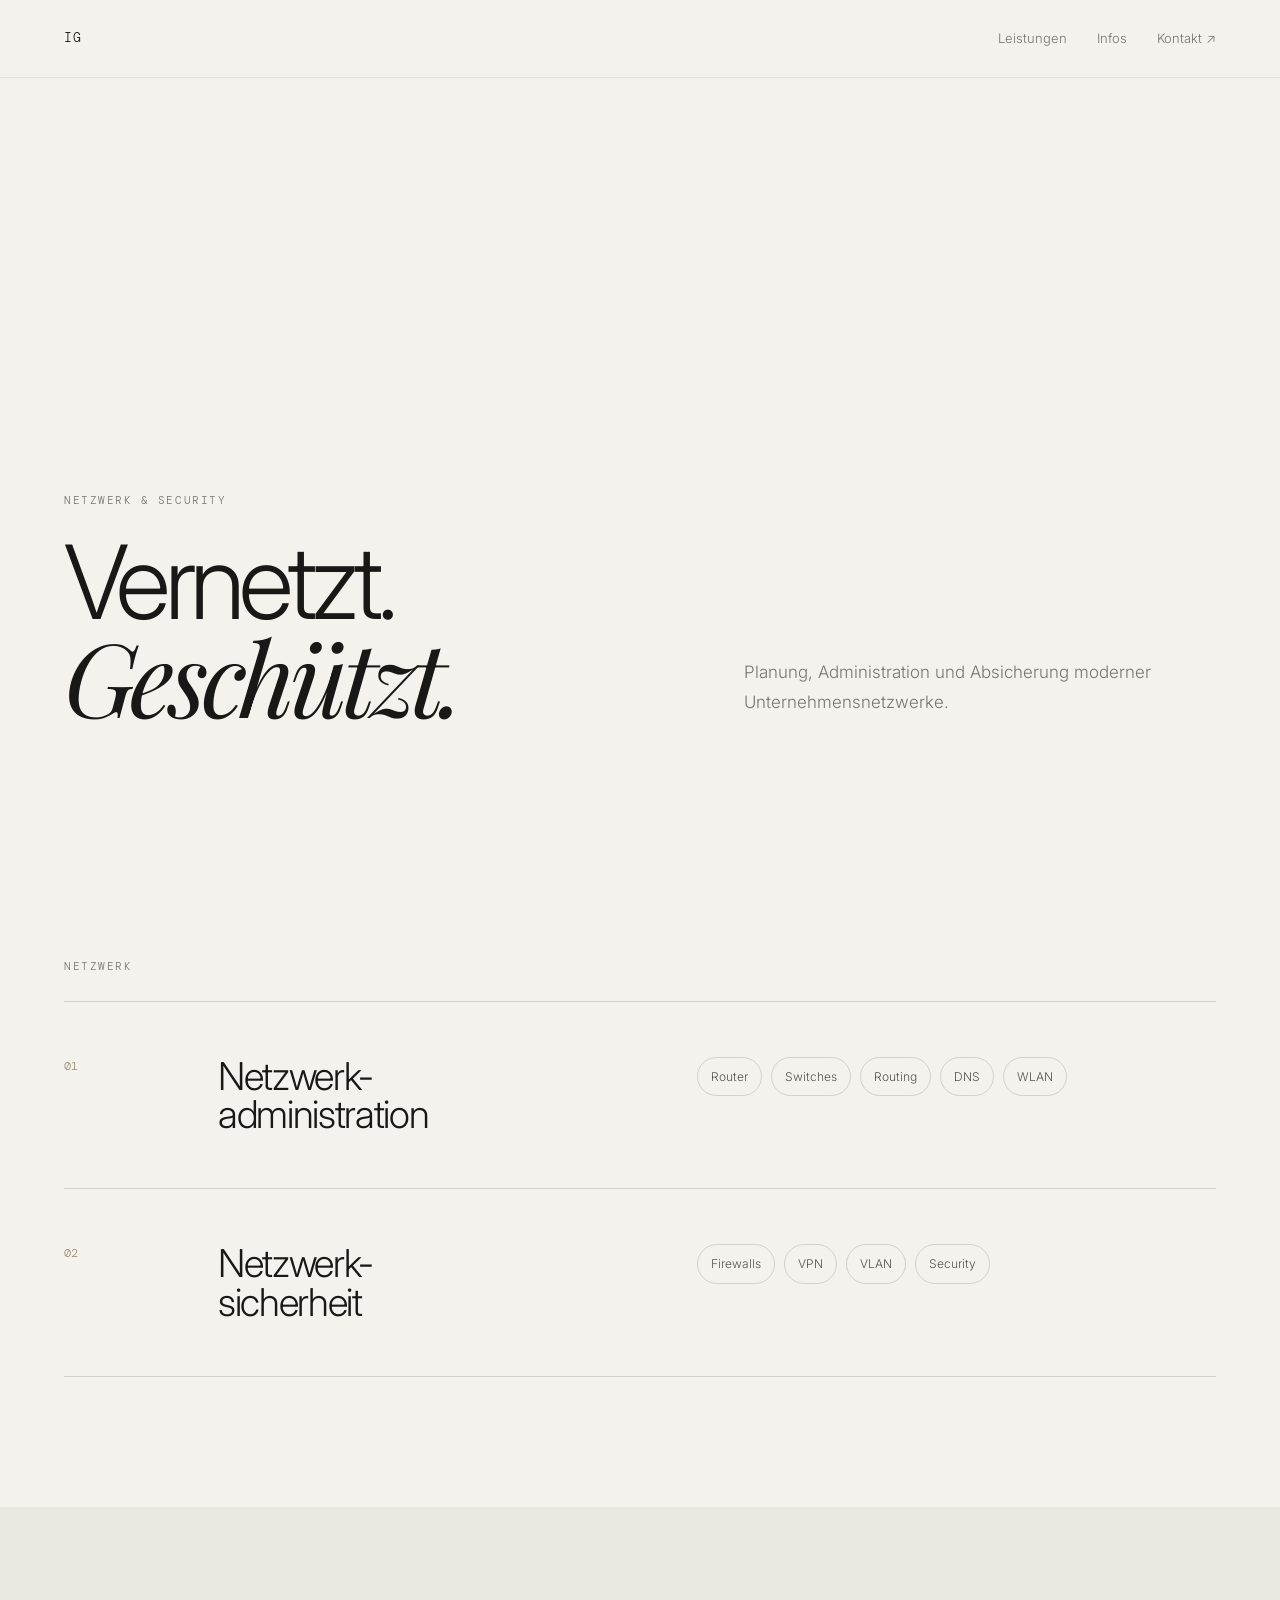
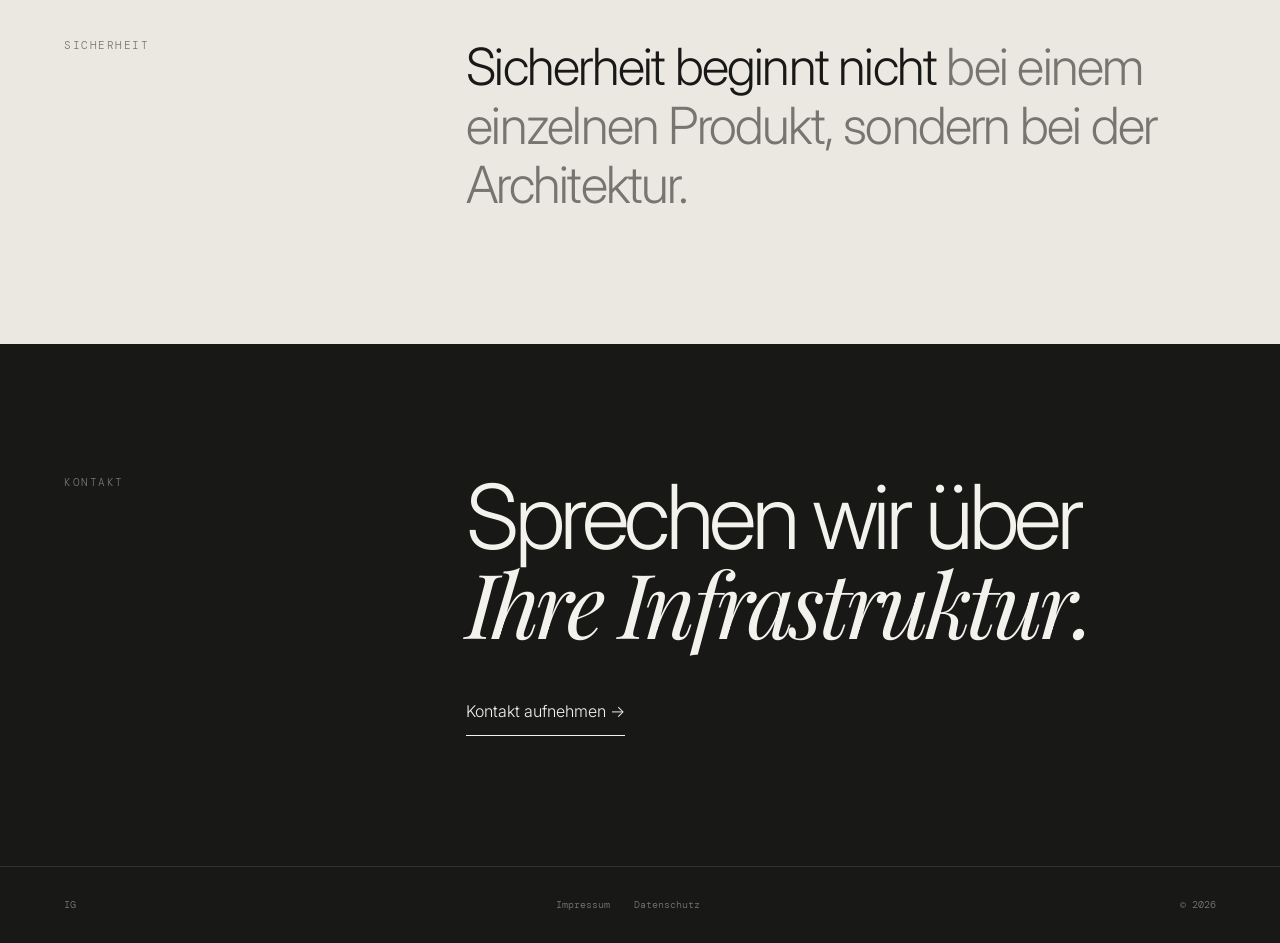
<file: netzwerk-security/index.html>
<!DOCTYPE html>
<html lang="de">

<head>

    <meta charset="UTF-8">

    <meta name="viewport" content="width=device-width, initial-scale=1.0">

    <title>
        Netzwerk & IT-Sicherheit für Unternehmen | IG
    </title>

    <meta
        name="description"
        content="Netzwerkadministration und IT-Sicherheit für Unternehmen: VPN, Firewalls, VLAN, DNS, Routing, WLAN und Netzwerksicherheit."
    >

    <link
        rel="canonical"
        href="https://iosif-gogolos.github.io/home/netzwerk-security/"
    >

    <link
        rel="icon"
        type="image/png"
        href="/home/assets/images/favicon.png"
    >

    <link
        rel="apple-touch-icon"
        href="/home/assets/images/favicon.png"
    >

    <link rel="stylesheet" href="../assets/css/style.css">

</head>


<body>

<nav>

    <a href="/home/" class="logo">
        IG
    </a>

    <div class="nav-links">

        <a href="/home/leistungen/" class="nav-link">
            Leistungen
        </a>

        <a href="/home/ueber-mich/" class="nav-link">
            Infos
        </a>

        <a href="/home/kontakt/" class="nav-link">
            Kontakt ↗
        </a>

    </div>

</nav>


<header class="hero">

    <div class="container">

        <div class="hero-grid">

            <div>

                <div class="eyebrow">
                    Netzwerk & Security
                </div>

                <h1>
                    Vernetzt.
                    <br>
                    <em>Geschützt.</em>
                </h1>

            </div>

            <div>

                <p class="hero-description">
                    Planung, Administration und Absicherung
                    moderner Unternehmensnetzwerke.
                </p>

            </div>

        </div>

    </div>

</header>


<section class="section">

    <div class="container">

        <div class="section-header">

            <div class="eyebrow">
                Netzwerk
            </div>

        </div>


        <article class="service">

            <div class="service-number">
                01
            </div>

            <h2>
                Netzwerk-<br>
                administration
            </h2>

            <div class="service-content">

                <span class="tag">Router</span>
                <span class="tag">Switches</span>
                <span class="tag">Routing</span>
                <span class="tag">DNS</span>
                <span class="tag">WLAN</span>

            </div>

        </article>


        <article class="service">

            <div class="service-number">
                02
            </div>

            <h2>
                Netzwerk-<br>
                sicherheit
            </h2>

            <div class="service-content">

                <span class="tag">Firewalls</span>
                <span class="tag">VPN</span>
                <span class="tag">VLAN</span>
                <span class="tag">Security</span>

            </div>

        </article>

    </div>

</section>


<section class="section section-surface">

    <div class="container">

        <div class="intro-grid">

            <div class="eyebrow">
                Sicherheit
            </div>

            <div class="intro-text">

                Sicherheit beginnt nicht
                <span>
                    bei einem einzelnen Produkt,
                    sondern bei der Architektur.
                </span>

            </div>

        </div>

    </div>

</section>


<section class="section section-dark">

    <div class="container">

        <div class="cta-grid">

            <div class="eyebrow">
                Kontakt
            </div>

            <div>

                <h2 class="large-heading">
                    Sprechen wir über
                    <em>Ihre Infrastruktur.</em>
                </h2>

                <a href="/home/kontakt/" class="contact-link">
                    Kontakt aufnehmen →
                </a>

            </div>

        </div>

    </div>

</section>


<footer>
    <span>IG</span>

    <nav class="footer-links" aria-label="Rechtliche Informationen">
        <a href="/home/impressum/">Impressum</a>
        <a href="/home/datenschutz/">Datenschutz</a>
    </nav>

    <span>© 2026</span>
</footer>

</body>
</html>
</file>
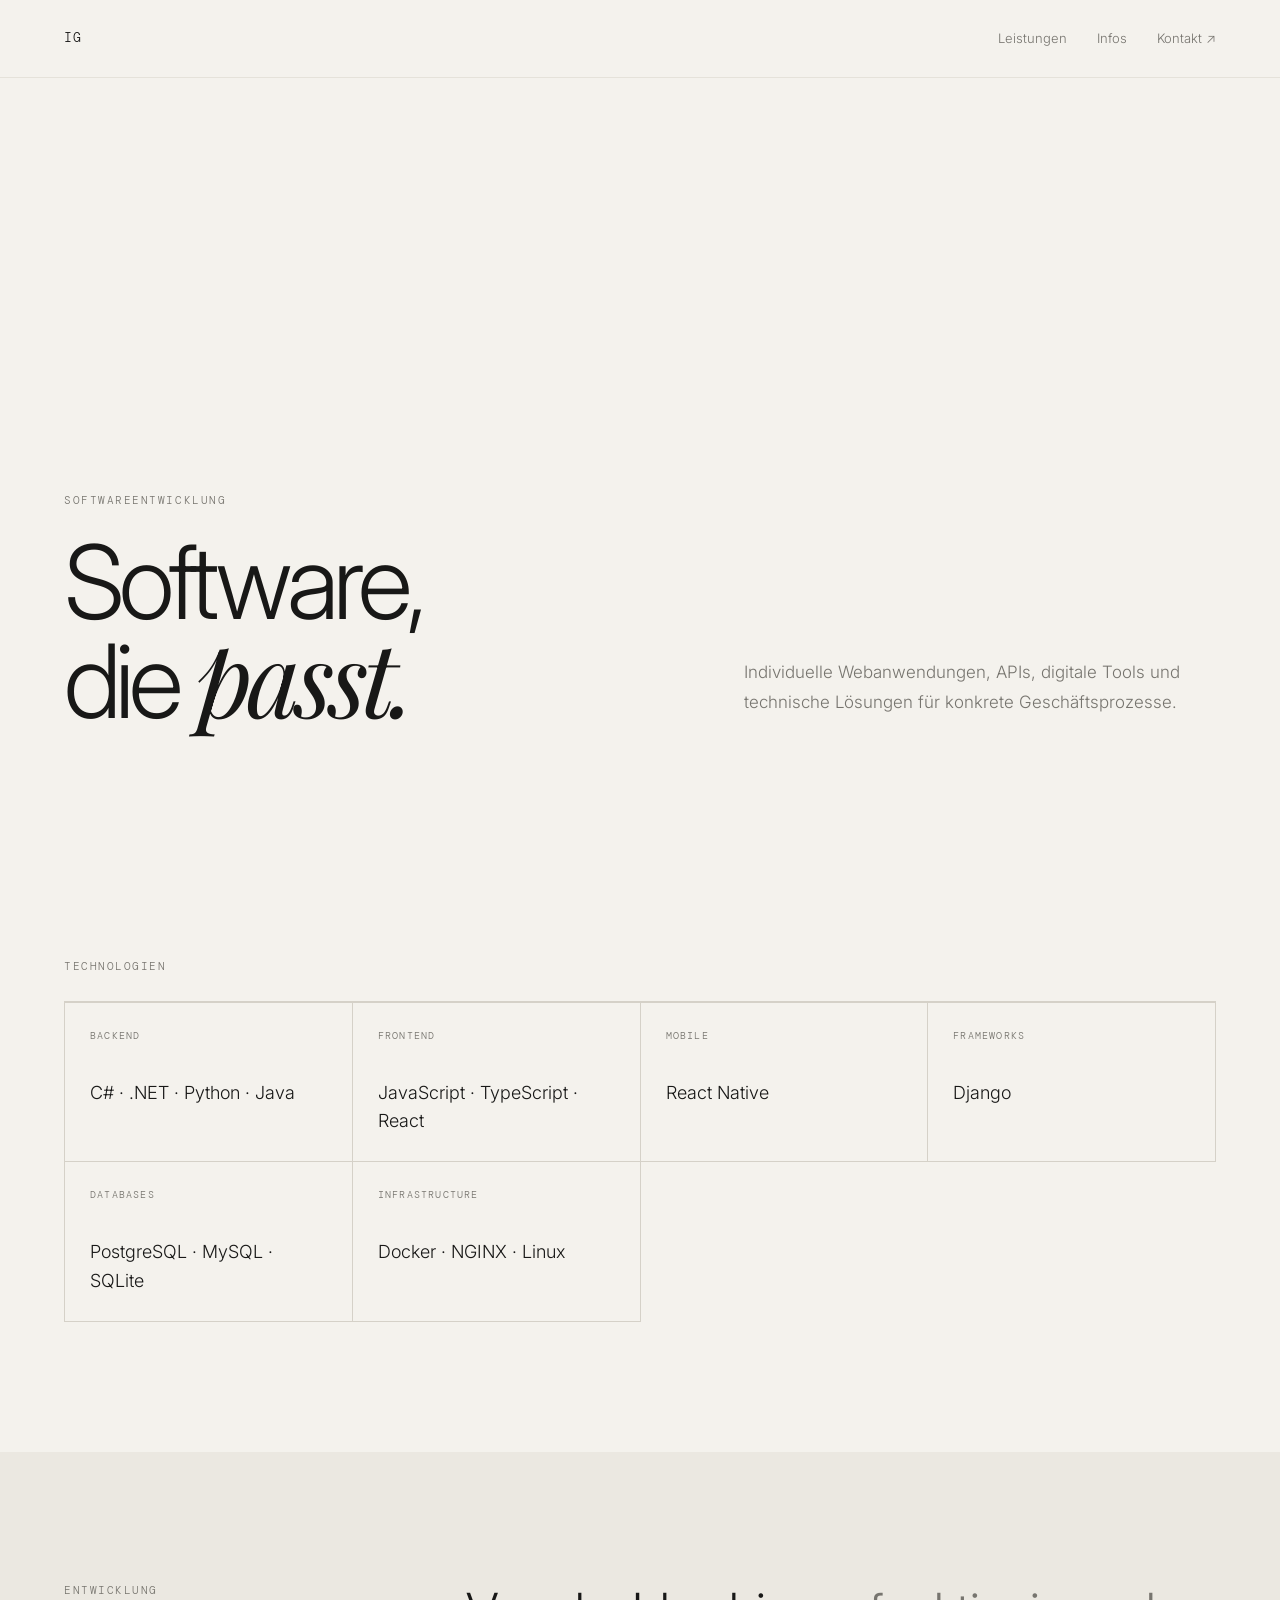
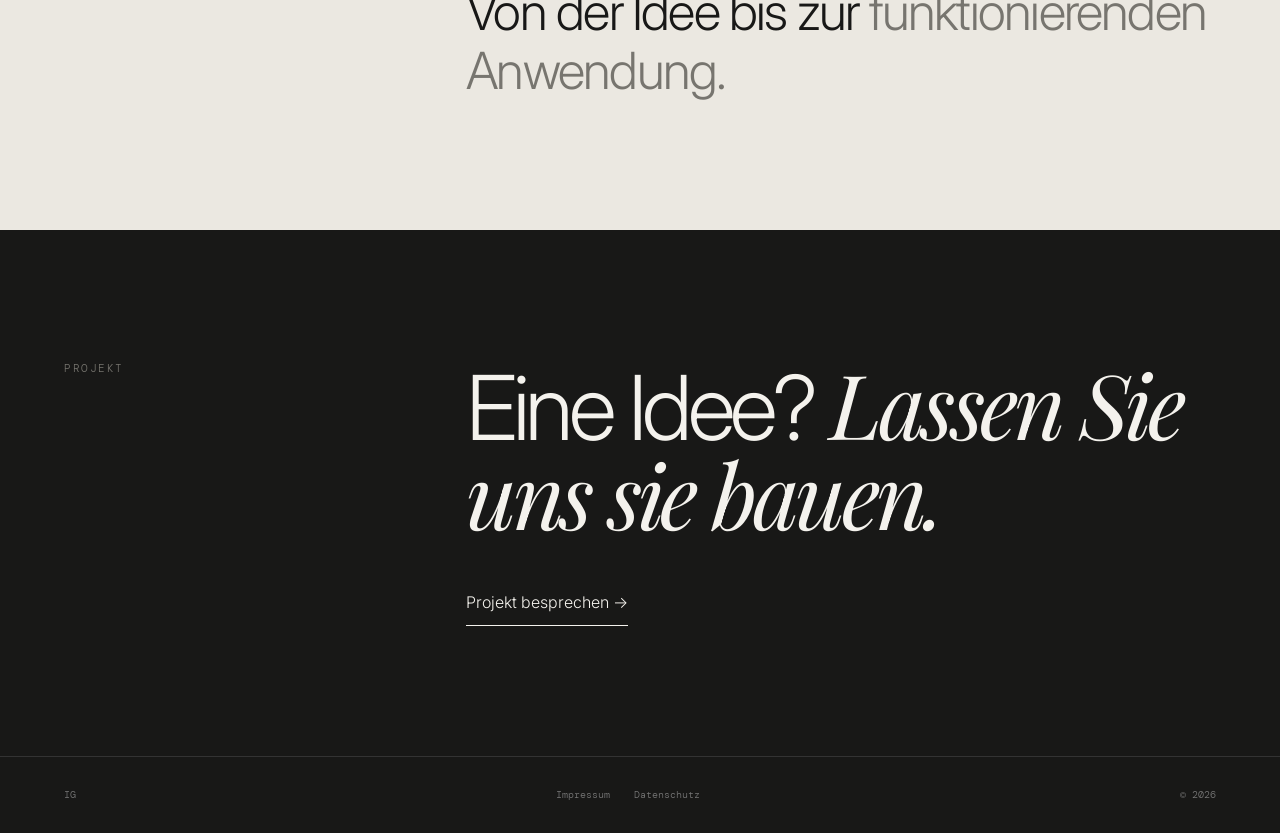
<file: softwareentwicklung/index.html>
<!DOCTYPE html>
<html lang="de">

<head>

    <meta charset="UTF-8">

    <meta name="viewport" content="width=device-width, initial-scale=1.0">

    <title>
        Softwareentwicklung für Unternehmen | IG
    </title>

    <meta
        name="description"
        content="Individuelle Softwareentwicklung für Unternehmen mit C#, .NET, Python, JavaScript, TypeScript, React und Django."
    >

    <link
        rel="canonical"
        href="https://iosif-gogolos.github.io/home/softwareentwicklung/"
    >

    <link
        rel="icon"
        type="image/png"
        href="/home/assets/images/favicon.png"
    >

    <link
        rel="apple-touch-icon"
        href="/home/assets/images/favicon.png"
    >

    
    <link rel="stylesheet" href="../assets/css/style.css">

</head>


<body>

<nav>

    <a href="/home/" class="logo">
        IG
    </a>

    <div class="nav-links">

        <a href="/home/leistungen/" class="nav-link">
            Leistungen
        </a>

        <a href="/home/ueber-mich/" class="nav-link">
            Infos
        </a>

        <a href="/home/kontakt/" class="nav-link">
            Kontakt ↗
        </a>

    </div>

</nav>


<header class="hero">

    <div class="container">

        <div class="hero-grid">

            <div>

                <div class="eyebrow">
                    Softwareentwicklung
                </div>

                <h1>
                    Software,
                    <br>
                    die
                    <em>passt.</em>
                </h1>

            </div>

            <div>

                <p class="hero-description">
                    Individuelle Webanwendungen, APIs,
                    digitale Tools und technische Lösungen
                    für konkrete Geschäftsprozesse.
                </p>

            </div>

        </div>

    </div>

</header>


<section class="section">

    <div class="container">

        <div class="section-header">

            <div class="eyebrow">
                Technologien
            </div>

        </div>


        <div class="tech-grid">

            <div class="tech-item">
                <div class="tech-category">
                    Backend
                </div>

                <div class="tech-name">
                    C# · .NET · Python · Java
                </div>
            </div>


            <div class="tech-item">
                <div class="tech-category">
                    Frontend
                </div>

                <div class="tech-name">
                    JavaScript · TypeScript · React
                </div>
            </div>


            <div class="tech-item">
                <div class="tech-category">
                    Mobile
                </div>

                <div class="tech-name">
                    React Native
                </div>
            </div>


            <div class="tech-item">
                <div class="tech-category">
                    Frameworks
                </div>

                <div class="tech-name">
                    Django
                </div>
            </div>


            <div class="tech-item">
                <div class="tech-category">
                    Databases
                </div>

                <div class="tech-name">
                    PostgreSQL · MySQL · SQLite
                </div>
            </div>


            <div class="tech-item">
                <div class="tech-category">
                    Infrastructure
                </div>

                <div class="tech-name">
                    Docker · NGINX · Linux
                </div>
            </div>

        </div>

    </div>

</section>


<section class="section section-surface">

    <div class="container">

        <div class="intro-grid">

            <div class="eyebrow">
                Entwicklung
            </div>

            <div class="intro-text">

                Von der Idee bis zur
                <span>
                    funktionierenden Anwendung.
                </span>

            </div>

        </div>

    </div>

</section>


<section class="section section-dark">

    <div class="container">

        <div class="cta-grid">

            <div class="eyebrow">
                Projekt
            </div>

            <div>

                <h2 class="large-heading">
                    Eine Idee?
                    <em>Lassen Sie uns sie bauen.</em>
                </h2>

                <a href="/home/kontakt/" class="contact-link">
                    Projekt besprechen →
                </a>

            </div>

        </div>

    </div>

</section>


<footer>
    <span>IG</span>

    <nav class="footer-links" aria-label="Rechtliche Informationen">
        <a href="/home/impressum/">Impressum</a>
        <a href="/home/datenschutz/">Datenschutz</a>
    </nav>

    <span>© 2026</span>
</footer>

</body>
</html>
</file>
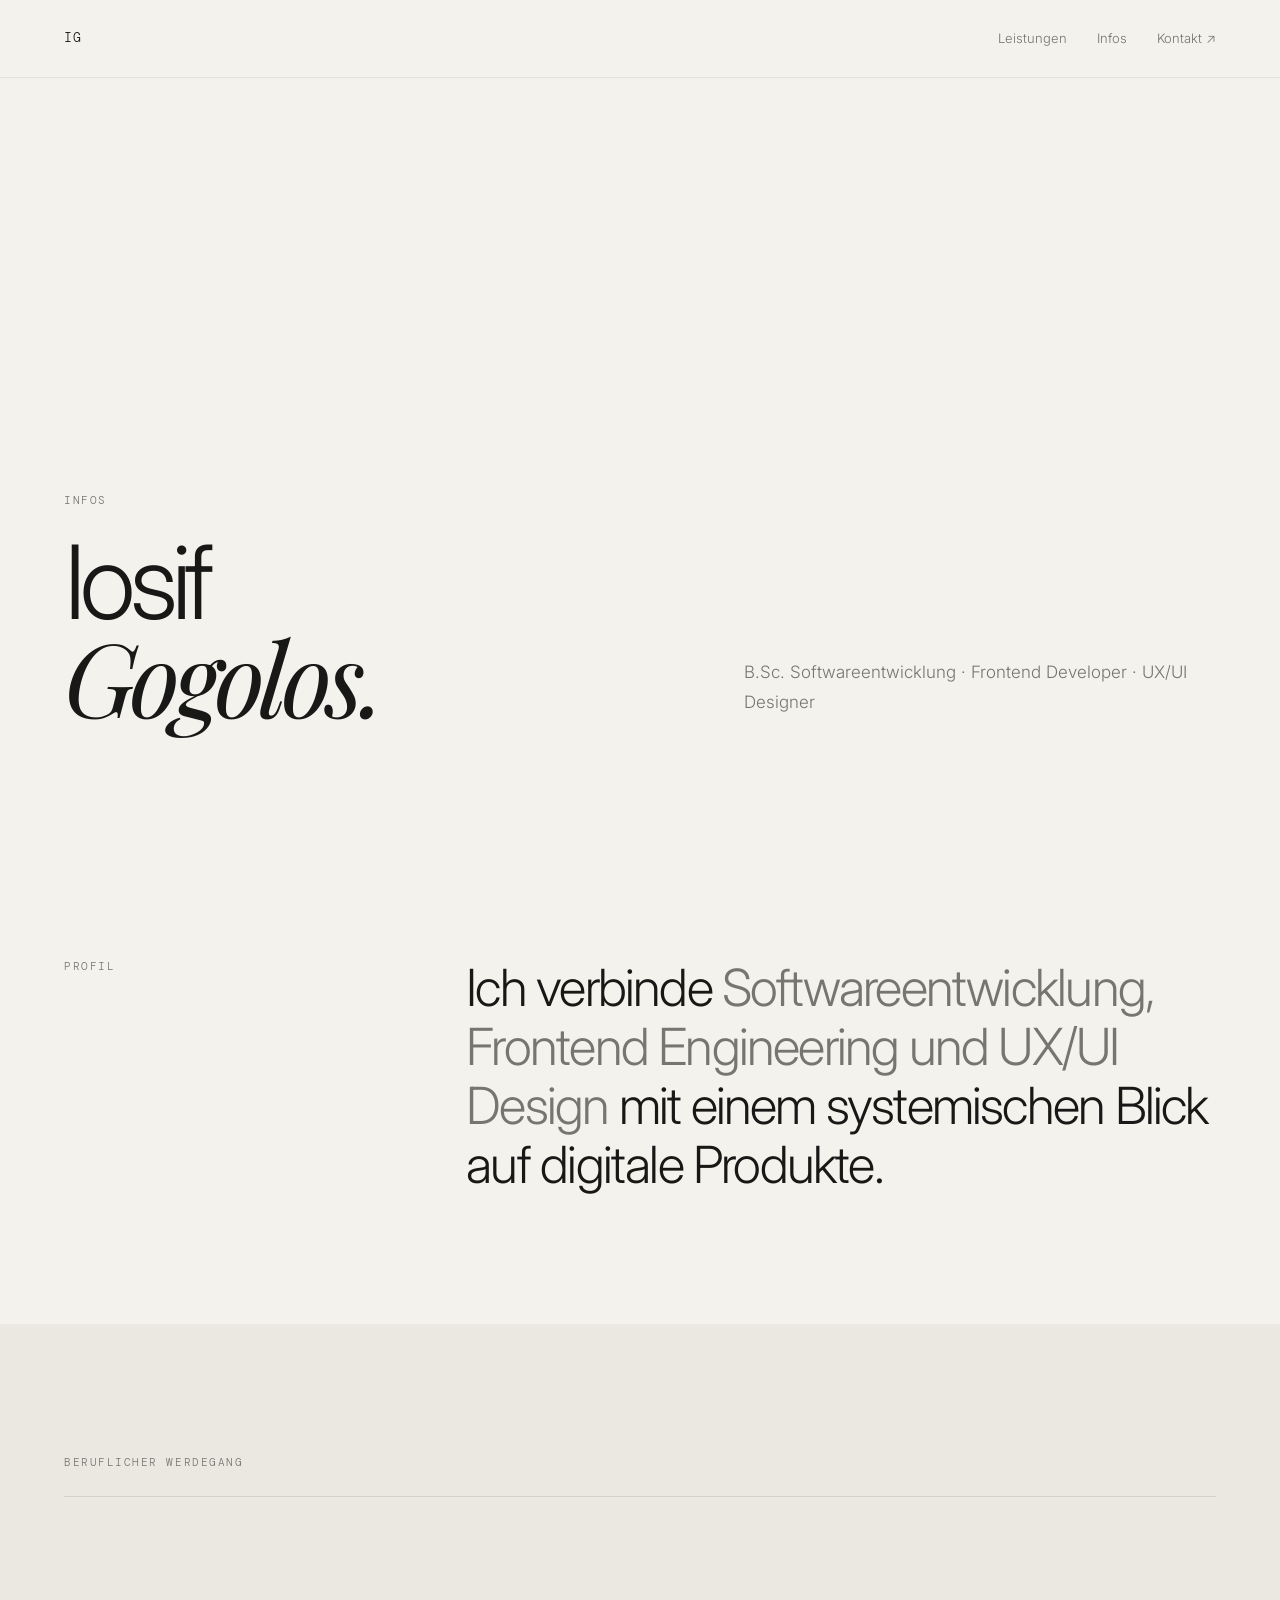
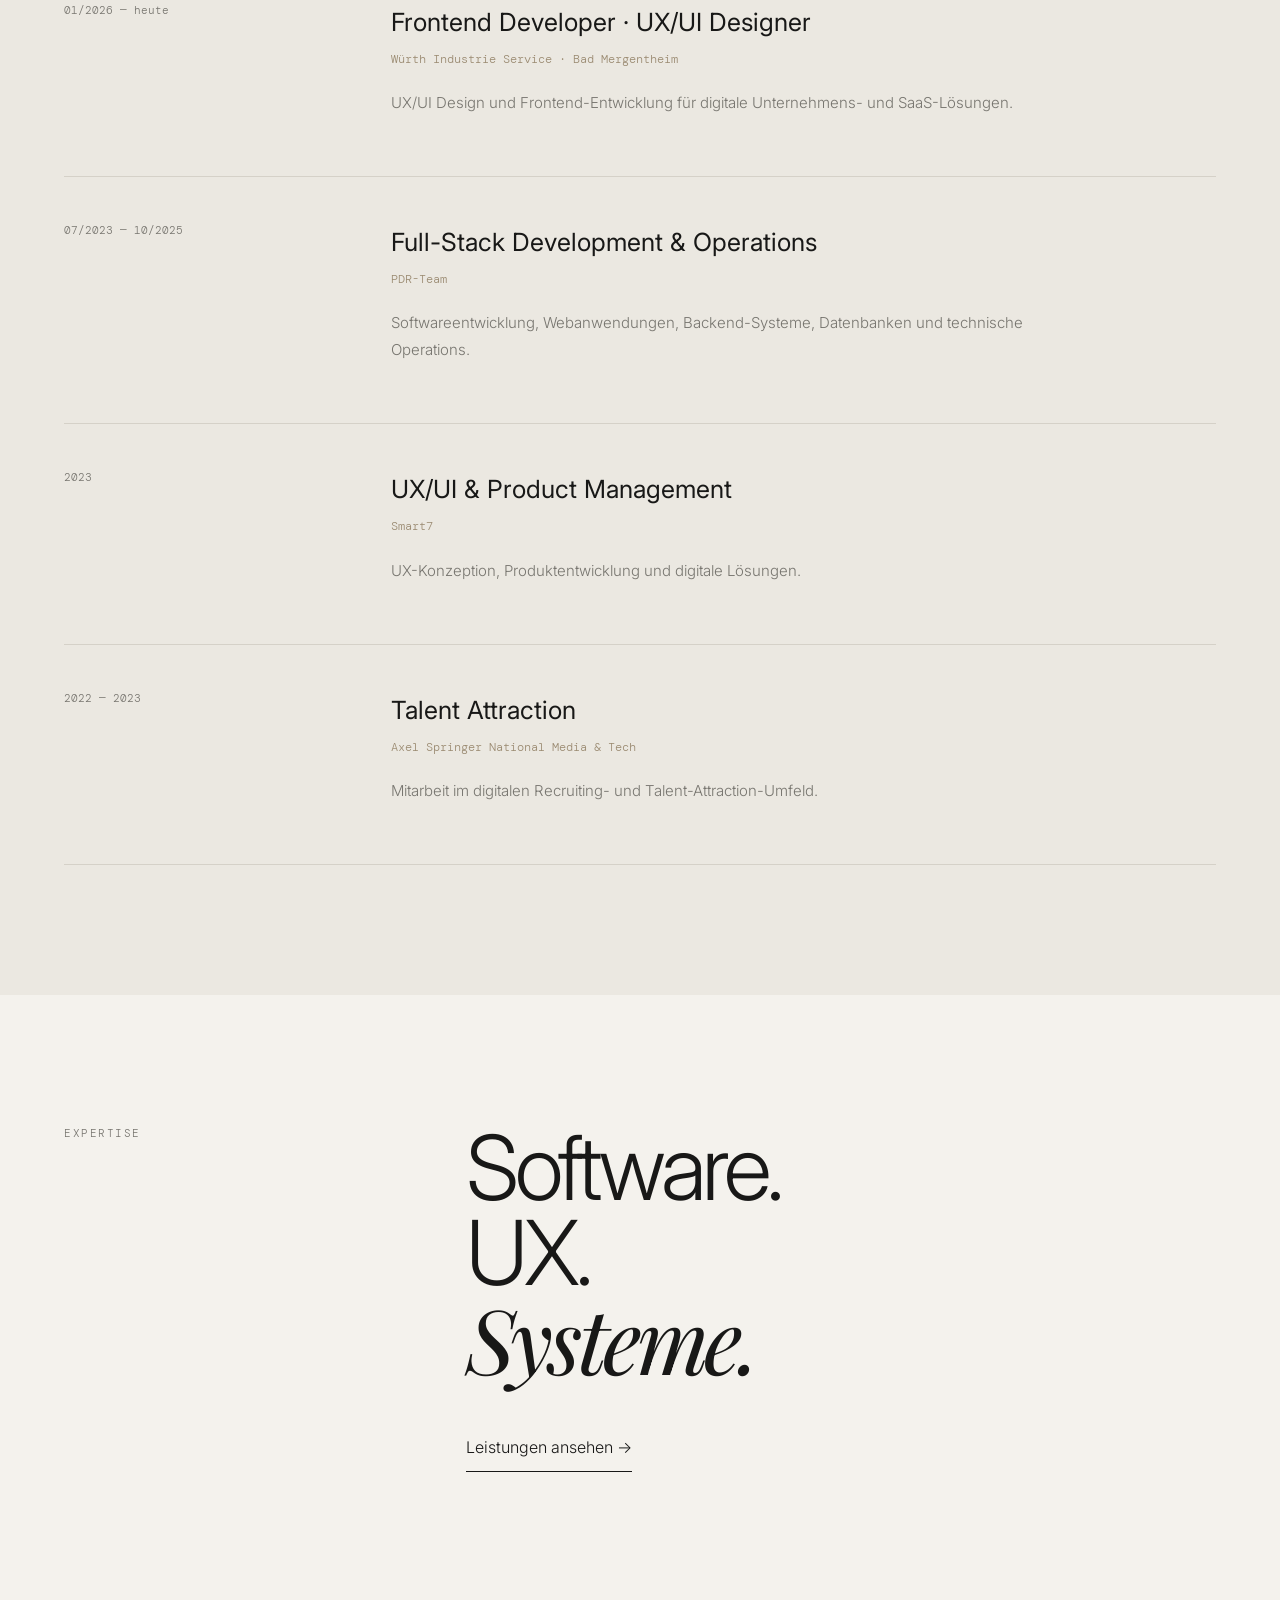
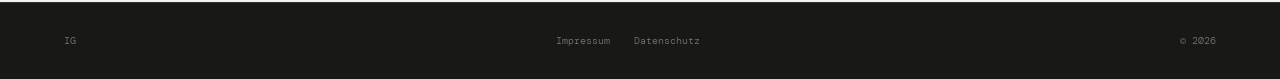
<file: ueber-mich/index.html>
<!DOCTYPE html>
<html lang="de">

<head>

    <meta charset="UTF-8">

    <meta name="viewport" content="width=device-width, initial-scale=1.0">

    <title>
        Iosif Gogolos – Frontend Developer & UX/UI Designer
    </title>

    <meta
        name="description"
        content="Iosif Gogolos, B.Sc. Softwareentwicklung, Frontend Developer und UX/UI Designer. Aktuell bei Würth Industrie Service in Bad Mergentheim."
    >

    <meta
        name="author"
        content="Iosif Gogolos"
    >

    <link
        rel="canonical"
        href="https://iosif-gogolos.github.io/home/ueber-mich/"
    >

    <link
        rel="icon"
        type="image/png"
        href="/home/assets/images/favicon.png"
    >

    <link
        rel="apple-touch-icon"
        href="/home/assets/images/favicon.png"
    >

    <link rel="stylesheet" href="../assets/css/style.css">


    <script type="application/ld+json">
    {
        "@context": "https://schema.org",

        "@type": "ProfilePage",

        "@id": "https://iosif-gogolos.github.io/home/ueber-mich/",

        "mainEntity": {

            "@type": "Person",

            "@id": "https://iosif-gogolos.github.io/home/ueber-mich/#person",

            "name": "Iosif Gogolos",

            "givenName": "Iosif",

            "familyName": "Gogolos",

            "url": "https://iosif-gogolos.github.io/home/ueber-mich/",

            "jobTitle": "Frontend Developer & UX/UI Designer",

            "description": "Iosif Gogolos ist Softwareentwickler, Frontend Developer und UX/UI Designer mit einem B.Sc. in Softwareentwicklung.",

            "worksFor": {
                "@type": "Organization",
                "name": "Würth Industrie Service",
                "address": {
                    "@type": "PostalAddress",
                    "addressLocality": "Bad Mergentheim",
                    "addressCountry": "DE"
                }
            },

            "sameAs": [
                "YOUR_LINKEDIN_URL",
                "YOUR_GITHUB_URL"
            ]

        }
    }
    </script>

</head>


<body>

<nav>

    <a href="/home/" class="logo">
        IG
    </a>

    <div class="nav-links">

        <a href="/home/leistungen/" class="nav-link">
            Leistungen
        </a>

        <a href="/home/ueber-mich/" class="nav-link">
            Infos
        </a>

        <a href="/home/kontakt/" class="nav-link">
            Kontakt ↗
        </a>

    </div>

</nav>


<header class="hero">

    <div class="container">

        <div class="hero-grid">

            <div>

                <div class="eyebrow">
                    Infos
                </div>

                <h1>
                    Iosif
                    <br>
                    <em>Gogolos.</em>
                </h1>

            </div>

            <div>

                <p class="hero-description">

                    B.Sc. Softwareentwicklung ·
                    Frontend Developer ·
                    UX/UI Designer

                </p>

            </div>

        </div>

    </div>

</header>


<section class="section">

    <div class="container">

        <div class="intro-grid">

            <div class="eyebrow">
                Profil
            </div>

            <div class="intro-text">

                Ich verbinde
                <span>
                    Softwareentwicklung,
                    Frontend Engineering und
                    UX/UI Design
                </span>
                mit einem systemischen Blick
                auf digitale Produkte.

            </div>

        </div>

    </div>

</section>


<section class="section section-surface">

    <div class="container">

        <div class="section-header">

            <div class="eyebrow">
                Beruflicher Werdegang
            </div>

        </div>


        <div class="experience-list">


            <article class="experience-item">

                <div class="experience-date">
                    01/2026 — heute
                </div>

                <div>

                    <h3>
                        Frontend Developer · UX/UI Designer
                    </h3>

                    <p class="experience-company">
                        Würth Industrie Service · Bad Mergentheim
                    </p>

                    <p>
                        UX/UI Design und Frontend-Entwicklung
                        für digitale Unternehmens- und
                        SaaS-Lösungen.
                    </p>

                </div>

            </article>


            <article class="experience-item">

                <div class="experience-date">
                    07/2023 — 10/2025
                </div>

                <div>

                    <h3>
                        Full-Stack Development & Operations
                    </h3>

                    <p class="experience-company">
                        PDR-Team
                    </p>

                    <p>
                        Softwareentwicklung, Webanwendungen,
                        Backend-Systeme, Datenbanken und
                        technische Operations.
                    </p>

                </div>

            </article>


            <article class="experience-item">

                <div class="experience-date">
                    2023
                </div>

                <div>

                    <h3>
                        UX/UI & Product Management
                    </h3>

                    <p class="experience-company">
                        Smart7
                    </p>

                    <p>
                        UX-Konzeption, Produktentwicklung
                        und digitale Lösungen.
                    </p>

                </div>

            </article>


            <article class="experience-item">

                <div class="experience-date">
                    2022 — 2023
                </div>

                <div>

                    <h3>
                        Talent Attraction
                    </h3>

                    <p class="experience-company">
                        Axel Springer National Media & Tech
                    </p>

                    <p>
                        Mitarbeit im digitalen Recruiting-
                        und Talent-Attraction-Umfeld.
                    </p>

                </div>

            </article>


        </div>

    </div>

</section>


<section class="section">

    <div class="container">

        <div class="cta-grid">

            <div class="eyebrow">
                Expertise
            </div>

            <div>

                <h2 class="large-heading">

                    Software.
                    <br>
                    UX.
                    <br>
                    <em>Systeme.</em>

                </h2>

                <a
                    href="/home/leistungen/"
                    class="contact-link"
                >
                    Leistungen ansehen →
                </a>

            </div>

        </div>

    </div>

</section>

<footer>
    <span>IG</span>

    <nav class="footer-links" aria-label="Rechtliche Informationen">
        <a href="/home/impressum/">Impressum</a>
        <a href="/home/datenschutz/">Datenschutz</a>
    </nav>

    <span>© 2026</span>
</footer>
</body>
</html>
</file>
<file: assets/css/style.css>
@import url('https://fonts.googleapis.com/css2?family=DM+Mono:wght@400;500&family=Inter:wght@300;400;500;600&family=Playfair+Display:wght@400;500&display=swap');

:root {
    --bg: #f4f2ed;
    --surface: #ebe8e1;
    --text: #181817;
    --muted: #77756f;
    --line: #d5d1c8;
    --accent: #9b8b72;
    --max-width: 1380px;
}

* {
    box-sizing: border-box;
}

html {
    scroll-behavior: smooth;
}

body {
    margin: 0;
    background: var(--bg);
    color: var(--text);
    font-family: "Inter", sans-serif;
    font-weight: 300;
    line-height: 1.6;
}

a {
    color: inherit;
    text-decoration: none;
}

.container {
    width: min(var(--max-width), 90vw);
    margin: 0 auto;
}

.eyebrow {
    font-family: "DM Mono", monospace;
    font-size: 11px;
    text-transform: uppercase;
    letter-spacing: 0.14em;
    color: var(--muted);
}

/* NAVIGATION */

body > nav {
    position: fixed;
    top: 0;
    left: 0;
    right: 0;
    z-index: 100;

    display: flex;
    justify-content: space-between;
    align-items: center;

    padding: 28px 5vw;
    background: rgba(244, 242, 237, 0.88);
    backdrop-filter: blur(14px);
    border-bottom: 1px solid rgba(213, 209, 200, 0.5);
}

.logo {
    font-family: "DM Mono", monospace;
    font-size: 13px;
    letter-spacing: 0.08em;
    text-transform: uppercase;
}

.nav-links {
    display: flex;
    align-items: center;
    gap: 30px;
}

.nav-link {
    font-size: 13px;
    color: var(--muted);
    transition: color 0.25s ease;
}

.nav-link:hover {
    color: var(--text);
}

/* HERO */

.hero {
    min-height: 92vh;
    display: flex;
    align-items: flex-end;
    padding: 160px 0 100px;
}

.hero-grid {
    display: grid;
    grid-template-columns: 1.1fr 0.9fr;
    gap: 8vw;
    align-items: end;
}

.hero h1 {
    margin: 25px 0 0;
    max-width: 1000px;

    font-size: clamp(56px, 8vw, 125px);
    line-height: 0.92;
    font-weight: 300;
    letter-spacing: -0.055em;
}

.hero h1 em,
.large-heading em {
    font-family: "Playfair Display", serif;
    font-weight: 400;
}

.hero-description {
    max-width: 480px;
    margin-bottom: 10px;

    font-size: 17px;
    line-height: 1.8;
    color: var(--muted);
}

.scroll-note {
    margin-top: 55px;

    display: flex;
    align-items: center;
    gap: 15px;

    font-family: "DM Mono", monospace;
    font-size: 10px;
    color: var(--muted);
    text-transform: uppercase;
    letter-spacing: 0.12em;
}

.scroll-line {
    width: 45px;
    height: 1px;
    background: var(--line);
}

/* SECTIONS */

.section {
    padding: 130px 0;
}

.section-dark {
    background: var(--text);
    color: var(--bg);
}

.section-surface {
    background: var(--surface);
}

.section-header {
    display: flex;
    justify-content: space-between;
    align-items: baseline;

    padding-bottom: 25px;
    border-bottom: 1px solid var(--line);
}

.section-number {
    font-family: "DM Mono", monospace;
    font-size: 11px;
    color: var(--muted);
}

/* INTRO */

.intro-grid {
    display: grid;
    grid-template-columns: 0.4fr 1fr;
    gap: 8vw;
}

.intro-text {
    max-width: 850px;

    font-size: clamp(28px, 4vw, 55px);
    line-height: 1.15;
    letter-spacing: -0.035em;
}

.intro-text span {
    color: var(--muted);
}

/* SERVICES */

.service {
    display: grid;
    grid-template-columns: 90px 0.8fr 1fr;
    gap: 5vw;

    padding: 55px 0;

    border-bottom: 1px solid var(--line);
}

.service-number {
    font-family: "DM Mono", monospace;
    font-size: 12px;
    color: var(--accent);
}

.service h2 {
    margin: 0;

    font-size: clamp(30px, 3vw, 52px);
    line-height: 1;
    font-weight: 300;
    letter-spacing: -0.035em;
}

.service-content {
    display: flex;
    flex-wrap: wrap;
    align-content: flex-start;
    gap: 9px;
}

.tag {
    padding: 9px 13px;

    border: 1px solid var(--line);
    border-radius: 100px;

    font-size: 12px;
    color: #56544e;

    transition:
        background 0.25s ease,
        color 0.25s ease,
        border-color 0.25s ease;
}

.tag:hover {
    background: var(--text);
    border-color: var(--text);
    color: var(--bg);
}

/* LARGE HEADINGS */

.large-heading {
    max-width: 950px;

    margin: 0;

    font-size: clamp(48px, 7vw, 100px);
    line-height: 0.95;
    font-weight: 300;
    letter-spacing: -0.05em;
}

/* PRINCIPLES */

.principles {
    margin-top: 90px;

    display: grid;
    grid-template-columns: repeat(3, 1fr);
    gap: 30px;
}

.principle {
    padding-top: 20px;
    border-top: 1px solid var(--line);
}

.principle-number {
    font-family: "DM Mono", monospace;
    font-size: 11px;
    color: var(--accent);
}

.principle h3 {
    margin: 35px 0 12px;
    font-size: 18px;
    font-weight: 400;
}

.principle p {
    margin: 0;
    font-size: 14px;
    line-height: 1.8;
    color: var(--muted);
}

/* TECHNOLOGY */

.technology-intro {
    max-width: 650px;
    margin: 35px 0 80px;

    font-size: 18px;
    line-height: 1.8;
    color: var(--muted);
}

.tech-grid {
    display: grid;
    grid-template-columns: repeat(4, 1fr);

    border-top: 1px solid var(--line);
    border-left: 1px solid var(--line);
}

.tech-item {
    min-height: 150px;
    padding: 25px;

    border-right: 1px solid var(--line);
    border-bottom: 1px solid var(--line);

    transition: background 0.25s ease;
}

.tech-item:hover {
    background: var(--surface);
}

.tech-category {
    margin-bottom: 35px;

    font-family: "DM Mono", monospace;
    font-size: 10px;
    text-transform: uppercase;
    letter-spacing: 0.12em;
    color: var(--muted);
}

.tech-name {
    font-size: 18px;
}

/* EXPERIENCE */

.experience-list {
    margin-top: 60px;
}

.experience-item {
    display: grid;
    grid-template-columns: 250px 1fr;
    gap: 6vw;

    padding: 45px 0;

    border-bottom: 1px solid var(--line);
}

.experience-date {
    font-family: "DM Mono", monospace;
    font-size: 11px;
    color: var(--muted);
}

.experience-item h3 {
    margin: 0 0 8px;

    font-size: 25px;
    font-weight: 400;
}

.experience-company {
    margin: 0 0 20px;

    font-family: "DM Mono", monospace;
    font-size: 12px;
    color: var(--accent);
}

.experience-item p:last-child {
    max-width: 700px;

    font-size: 15px;
    line-height: 1.8;
    color: var(--muted);
}

/* CTA */

.cta {
    padding: 160px 0;
}

.cta-grid {
    display: grid;
    grid-template-columns: 0.4fr 1fr;
    gap: 8vw;
}

.contact-link {
    display: inline-flex;
    align-items: center;
    gap: 20px;

    margin-top: 50px;
    padding-bottom: 10px;

    border-bottom: 1px solid currentColor;

    font-size: 16px;
}

.arrow {
    transition: transform 0.25s ease;
}

.contact-link:hover .arrow {
    transform: translateX(8px);
}

/* FOOTER */

footer {
    padding: 30px 5vw;

    display: flex;
    justify-content: space-between;

    background: var(--text);
    color: #777;

    border-top: 1px solid #333;

    font-family: "DM Mono", monospace;
    font-size: 10px;
}

/* filepath: /Users/iosifgogolos/Library/Mobile Documents/com~apple~CloudDocs/IT-Consultancy/home/assets/css/style.css */
/* ...existing code... */

.section-featured {
    padding-top: 90px;
}

.featured-card {
    display: grid;
    grid-template-columns: 0.4fr 1fr;
    gap: 8vw;

    padding: 55px 0;

    border-bottom: 1px solid var(--line);
}

.featured-card-label {
    font-family: "DM Mono", monospace;
    font-size: 11px;
    line-height: 1.6;
    text-transform: uppercase;
    letter-spacing: 0.14em;
    color: var(--accent);
}

.featured-card-content {
    max-width: 850px;
}

.featured-card h2 {
    margin: 0;

    font-size: clamp(42px, 6vw, 88px);
    line-height: 0.95;
    font-weight: 300;
    letter-spacing: -0.05em;
}

.featured-card h2 em {
    font-family: "Playfair Display", serif;
    font-weight: 400;
}

.featured-card p {
    max-width: 650px;
    margin: 35px 0 0;

    font-size: 17px;
    line-height: 1.8;
    color: var(--muted);
}

.section-banner {
    padding-top: 20px;
    padding-bottom: 80px;
}

.concept-banner {
    position: relative;
    min-height: 0;
    margin: 0;
    overflow: hidden;
    background: var(--surface);
}

.concept-banner img {
    display: block;
    width: 100%;
    aspect-ratio: 1440 / 652;
    object-fit: cover;
}

.concept-banner-caption {
    position: absolute;
    right: 6%;
    bottom: 8%;
    max-width: 520px;
    color: var(--bg);
}

.concept-banner-caption .eyebrow {
    margin-bottom: 18px;
    color: rgba(244, 242, 237, 0.72);
}

.concept-banner-caption h2 {
    margin: 0;
    font-size: clamp(30px, 4vw, 58px);
    line-height: 0.98;
    font-weight: 300;
    letter-spacing: -0.04em;
}

.concept-banner-caption h2 em {
    font-family: "Playfair Display", serif;
    font-weight: 400;
}

.footer-links {
    display: flex;
    gap: 24px;
}

.footer-links a {
    color: inherit;
    text-decoration: none;
}

.footer-links a:hover,
.footer-links a:focus-visible {
    text-decoration: underline;
}


/* MOBILE */

@media (max-width: 900px) {

    .hero-grid,
    .intro-grid,
    .cta-grid {
        grid-template-columns: 1fr;
        gap: 40px;
    }

    .service {
        grid-template-columns: 50px 1fr;
    }

    .service-content {
        grid-column: 2;
    }

    .principles {
        grid-template-columns: 1fr;
    }

    .tech-grid {
        grid-template-columns: repeat(2, 1fr);
    }

    .experience-item {
        grid-template-columns: 1fr;
        gap: 15px;
    }

    .featured-card {
        grid-template-columns: 1fr;
        gap: 35px;
    }
}

@media (max-width: 600px) {

    nav {
        padding: 22px 5vw;
    }

    .nav-links {
        gap: 15px;
    }

    .nav-link:not(:last-child) {
        display: none;
    }

    .hero {
        min-height: 85vh;
        padding-top: 130px;
    }

    .hero h1 {
        font-size: 18vw;
    }

    .section,
    .cta {
        padding: 100px 0;
    }

    .service {
        grid-template-columns: 1fr;
        gap: 20px;
    }

    .service-content {
        grid-column: auto;
    }

    .tech-grid {
        grid-template-columns: 1fr;
    }

    footer {
        flex-direction: column;
        gap: 10px;
    }

    .section-featured {
        padding-top: 70px;
    }
     .section-banner {
        padding-top: 0;
        padding-bottom: 70px;
    }

    .concept-banner img {
        min-height: 430px;
    }

    .concept-banner-caption {
        right: 8%;
        bottom: 8%;
        left: 8%;
    }
     footer {
        align-items: flex-start;
        flex-direction: column;
        gap: 18px;
    }

    .footer-links {
        flex-wrap: wrap;
        gap: 12px 20px;
    }
}
</file>
